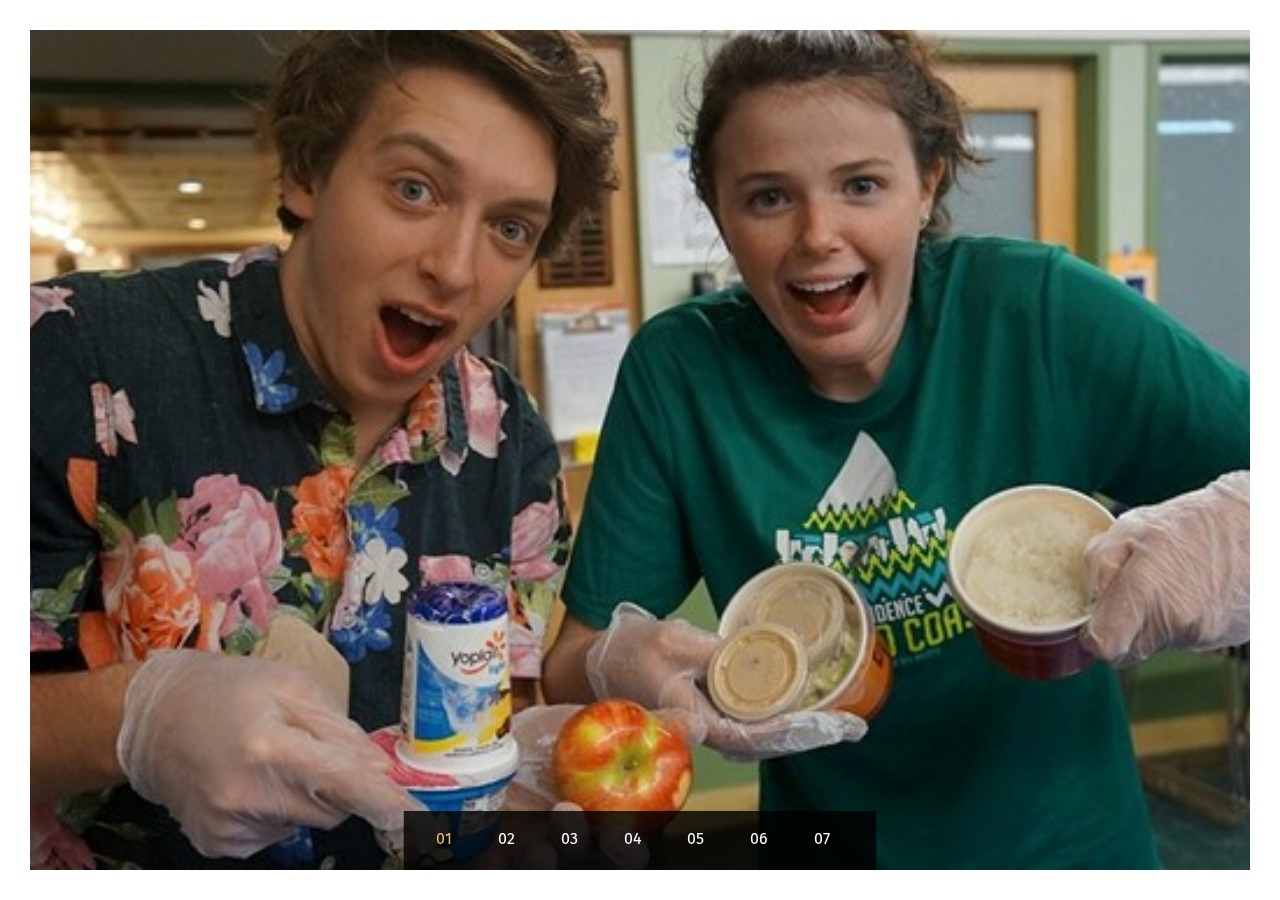
<file: slider/index.html>
<!doctype html>
<html lang="en" class="no-js">
<head>
	<meta charset="UTF-8">
	<meta name="viewport" content="width=device-width, initial-scale=1">

	<link href='https://fonts.googleapis.com/css?family=Fira+Sans:400,300,700' rel='stylesheet' type='text/css'>

	<link rel="stylesheet" href="css/reset.css"> <!-- CSS reset -->
	<link rel="stylesheet" href="css/style.css"> <!-- Resource style -->
	<script src="js/modernizr.js"></script> <!-- Modernizr -->

	<title>Pointy Slider | CodyHouse</title>
</head>
<body>
	<div class="cd-slider-wrapper">
		<ul class="cd-slider">
			<li class="is-visible">
				<div class="cd-half-block image"></div>

				<div class="cd-half-block content">
					<div>
						<h2>Pointy Slider</h2>
						<p>
							Lorem ipsum dolor sit amet, consectetur adipisicing elit. Repellat fugit ullam voluptatum tenetur ab, non beatae.
						</p>

					</div>
				</div>
			</li> <!-- .cd-half-block.content -->

			<li>
				<div class="cd-half-block image"></div>

				<div class="cd-half-block content light-bg">
					<div>
						<h2>Slide Number 2</h2>
						<p>
							Lorem ipsum dolor sit amet, consectetur adipisicing elit. Repellat fugit ullam voluptatum tenetur ab, non beatae, impedit dolorem itaque voluptates facilis necessitatibus suscipit dolor rerum dolores dignissimos alias facere sunt aliquid.
						</p>
					</div>
				</div> <!-- .cd-half-block.content -->
			</li>

			<li>
				<div class="cd-half-block image"></div>

				<div class="cd-half-block content">
					<div>
						<h2>Slide Number 3</h2>
						<p>
							Lorem ipsum dolor sit amet, consectetur adipisicing elit. Repellat fugit ullam voluptatum tenetur ab, non beatae, impedit dolorem itaque voluptates facilis necessitatibus suscipit dolor rerum dolores dignissimos alias facere sunt aliquid.
						</p>
					</div>
				</div> <!-- .cd-half-block.content -->
			</li>

			<li>
				<div class="cd-half-block image"></div>

				<div class="cd-half-block content">
					<div>
						<h2>Slide Number 4</h2>
						<p>
							Lorem ipsum dolor sit amet, consectetur adipisicing elit. Repellat fugit ullam voluptatum tenetur ab, non beatae, impedit dolorem itaque voluptates facilis necessitatibus suscipit dolor rerum dolores dignissimos alias facere sunt aliquid.
						</p>
					</div>
				</div> <!-- .cd-half-block.content -->
			</li>

<li>
        <div class="cd-half-block image"></div>

        <div class="cd-half-block content">
          <div>
            <h2>Slide Number <5/h2>
            <p>
              Yada  psum dolor sit amet, consectetur adipisicing elit. Repellat fugit ullam voluptatum tenetur ab, non beatae, impedit.
            </p>
          </div>
        </div> <!-- .cd-half-block.content -->
      </li>



<li>
        <div class="cd-half-block image"></div>

        <div class="cd-half-block content">
          <div>
            <h2>Slide Number <6>
            <p>
              Yada  psum dolor sit amet, consectetur adipisicing elit. Repellat fugit ullam voluptatum tenetur ab, non beatae, impedit.
            </p>
          </div>
        </div> <!-- .cd-half-block.content -->
      </li>


<li>
        <div class="cd-half-block image"></div>

        <div class="cd-half-block content">
          <div>
            <h2>Slide Number <7>
            <p>
              Yada  psum dolor sit amet, consectetur adipisicing elit. Repellat fugit ullam voluptatum tenetur ab, non beatae, impedit.
            </p>
          </div>
        </div> <!-- .cd-half-block.content -->
      </li>


		</ul> <!-- .cd-slider -->
	</div> <!-- .cd-slider-wrapper -->
<script src="js/jquery-2.1.4.js"></script>
<script src="js/jquery.mobile.custom.min.js"></script>
<script src="js/main.js"></script> <!-- Resource jQuery -->
</body>
</html>
</file>
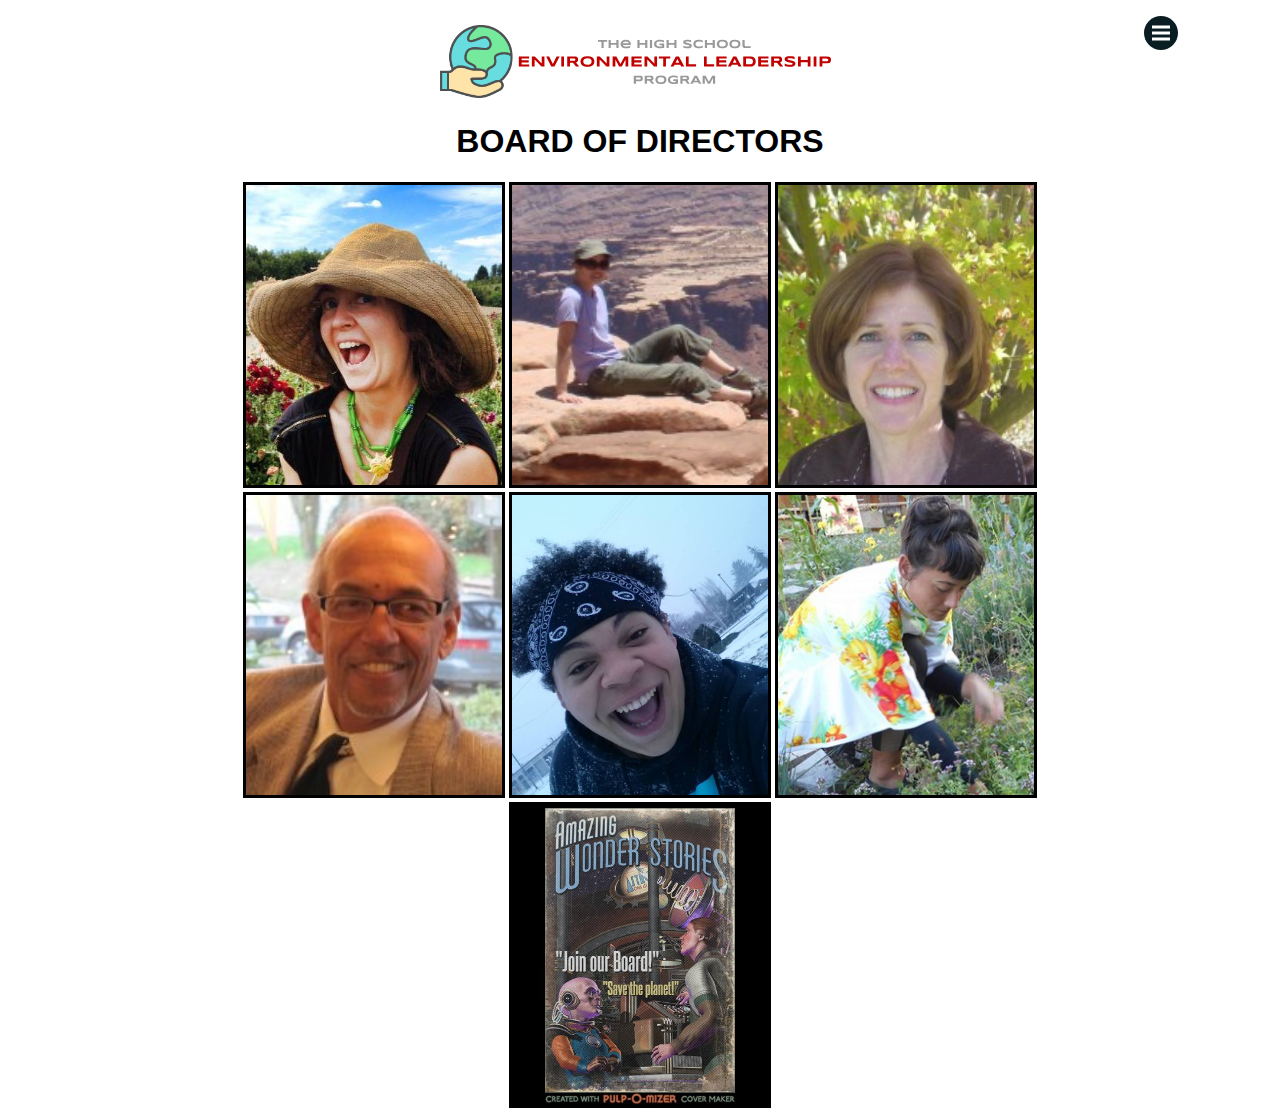
<file: board.html>
<!DOCTYPE html>
<html >
  <head>
    <meta charset="UTF-8">
    <title>Pure CSS bread-loaf carousel</title>
    <meta name="viewport" content="width=device-width, initial-scale=1">
<link rel="stylesheet" href="https://maxcdn.bootstrapcdn.com/font-awesome/4.5.0/css/font-awesome.min.css">

<script src="http://code.jquery.com/jquery-1.10.1.min.js"></script>
        <link rel="stylesheet" href="nest/css/nav.css">
        <link rel="stylesheet" href="nest/css/board.css">
        <link rel="stylesheet" href="nest/css/board_nav_adjust.css">




  </head>







<nav>
    <ul class="cd-primary-nav">
      <li><a href="index.html">Home</a></li>
      <li><a href="#0">Our services</a></li>
      <li><a href="#0">Our projects</a></li>
        <!-- </div> -->
        <!-- <div id="col_right"> -->
      <li><a href="#0">Start a project</a></li>
      <li><a href="#0">Join In</a></li>
      <li><a href="#0">Create an account</a></li>
        <!-- </div> -->
       <!-- </div> -->
    </ul>
  </nav>










  <body>


<div class="container">



<div id="bod">
  <img id="env_logo_bod" src="nest/img/logo2.svg">
 <h1>BOARD OF DIRECTORS</h1>

  </div>

  <div class="block image1">
    <div class="layer"></div>
    <div class="p-container">

      <p class="img-p">
        CHERYL LOHRMANN - Executive Director: dolor sit amet, consectetur adipisicing elit. Non fuga, vero ea enim. Nemo voluptas culpa temporibus eius quae sunt. Non fuga, vero ea enim. Nemo voluptas culpa temporibus eius quae sunt.Non fuga, vero ea enim. Nemo voluptas culpa temporibus eius quae sunt.
      </p>
    </div>
  </div>
  <!-- block -->

<div class="block image2">
    <div class="layer"></div>
    <div class="p-container">

      <p class="img-p">
        SU-WEN CHEN: Lorem ipsum dolor sit amet, consectetur adipisicing elit. Non fuga, vero ea enim. Nemo voluptas culpa temporibus eius quae sunt.
      </p>
    </div>
  </div>
  <!-- block -->

  <div class="block image3">
    <div class="layer"></div>
    <div class="p-container">

      <p class="img-p">
        AMY CHOVNICK: Lorem ipsum dolor sit amet, consectetur adipisicing elit. Non fuga, vero ea enim. Nemo voluptas culpa temporibus eius quae sunt.
      </p>
    </div>
  </div>
  <!-- block -->



</div>



  <div class="container">


  <div class="block image4">
    <div class="layer"></div>
    <div class="p-container">

      <p class="img-p">
        SAL FARUQUI: Lorem ipsum dolor sit amet, consectetur adipisicing elit. Non fuga, vero ea enim. Nemo voluptas culpa temporibus eius quae sunt.
      </p>
    </div>
  </div>
  <!-- block -->

  <div class="block image5">
    <div class="layer"></div>
    <div class="p-container">

      <p class="img-p">
        XAVIER ENTITY: ipsum dolor sit amet, consectetur adipisicing elit. Non fuga, vero ea enim.<a href="#">CP</a> Nemo voluptas culpa temporibus eius quae sunt.
      </p>
    </div>
  </div>
  <!-- block -->

<div class="block image6">
    <div class="layer"></div>
    <div class="p-container">

      <p class="img-p">
        ALEXIS THOMPSON: ipsum dolor sit amet, consectetur adipisicing elit. Non fuga, vero ea enim.<a href="#">CP</a> Nemo voluptas culpa temporibus eius quae sunt.
      </p>
    </div>
  </div>
  <!-- block -->





  <div class="container">



  <!-- block -->

  <div class="block image7">
    <div class="layer"></div>
    <div class="p-container">

      <p class="img-p">
        XAVIER ENTITY: ipsum dolor sit amet, consectetur adipisicing elit. Non fuga, vero ea enim.<a href="#">CP</a> Nemo voluptas culpa temporibus eius quae sunt.
      </p>
    </div>
  </div>
  <!-- block -->












</div>
<!-- container -->
<!-- <a href="http://codepen.io/tonkec" class="ua" target="_blank">
  <i class="fa fa-user"></i></a>
 -->


<!-- for rounded animated nav -->
<div class="cd-overlay-nav">
    <span></span>
  </div> <!-- cd-overlay-nav -->

  <div class="cd-overlay-content">
    <span></span>
  </div> <!-- cd-overlay-content -->
  <a href="#0" class="cd-nav-trigger">Menu<span class="cd-icon"></span></a>




<script src='http://cdnjs.cloudflare.com/ajax/libs/jquery/2.1.3/jquery.min.js'></script>

        <script src="nest/js/index.js"></script>

<!-- rounded animated nav -->
<script src="nest/js/jquery-2.1.1.js"></script>
<script src="nest/js/velocity.min.js"></script>
<script src="nest/js/main.js"></script> <!-- Resource jQuery -->




  </body>
</html>
</file>
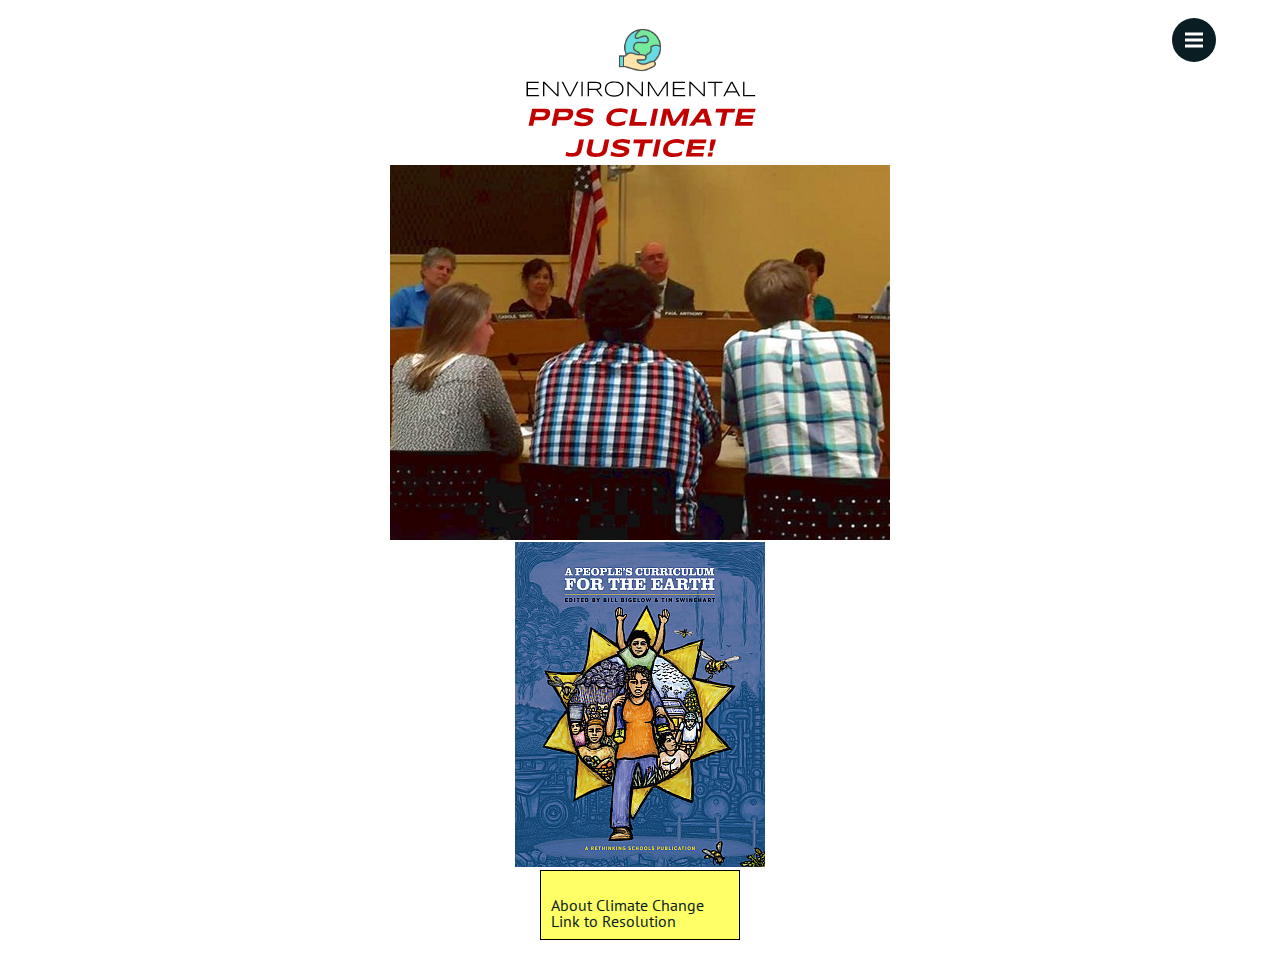
<file: climate_justice.html>
<!doctype html>
<html lang="en" class="no-js">
<head>
	<meta charset="UTF-8">
	<meta name="viewport" content="width=device-width, initial-scale=1">

	<link href='http://fonts.googleapis.com/css?family=PT+Sans:400,700' rel='stylesheet' type='text/css'>

	<link rel="stylesheet" href="nav_css/reset.css"> <!-- CSS reset -->
	<link rel="stylesheet" href="nav_css/style.css"> <!-- Resource style -->
	<script src="nav_js/modernizr.js"></script> <!-- Modernizr -->

<link rel="stylesheet" href="index/css/mods.css">



	<title>Climate Justice</title>
</head>
<body>
	<header>

	</header>

	<nav>
		<ul class="cd-primary-nav">
			<li><a href="timeline.html">Timeline</a></li>
			<li><a href="board.html">Board</a></li>
			<li><a href="donate.html">Donate</a></li>
			<li><a href="blog.html">Blog</a></li>
			<li><a href="#0">Join In</a></li>
			<li><a href="#0">Create an account</a></li>
		</ul>
	</nav>

<div class="top_ctr">
<img class="logo_head_1" src="index/img/climate_justice_head.svg">

<p><br><br></p>


	<img id="pps_pic" src="index/img/pps.jpg">

</div>

<div class="top_ctr">

<img src="index/img/curric_book.jpg">
</div>


<div style="background: #ffff66; border: 1px solid black; padding: 10px; width: 200px; margin: 1px auto 20px;">
	<h1><br>About Climate Change<h1>
		<em>Link to Resolution</em>
	</div>



	<div class="cd-overlay-nav">
		<span></span>
	</div> <!-- cd-overlay-nav -->

	<div class="cd-overlay-content">
		<span></span>
	</div> <!-- cd-overlay-content -->

	<a href="#0" class="cd-nav-trigger">Menu<span class="cd-icon"></span></a>

<script src="nav_js/jquery-2.1.1.js"></script>
<script src="nav_js/velocity.min.js"></script>
<script src="nav_js/main.js"></script> <!-- Resource jQuery -->




</body>
</html>
</file>
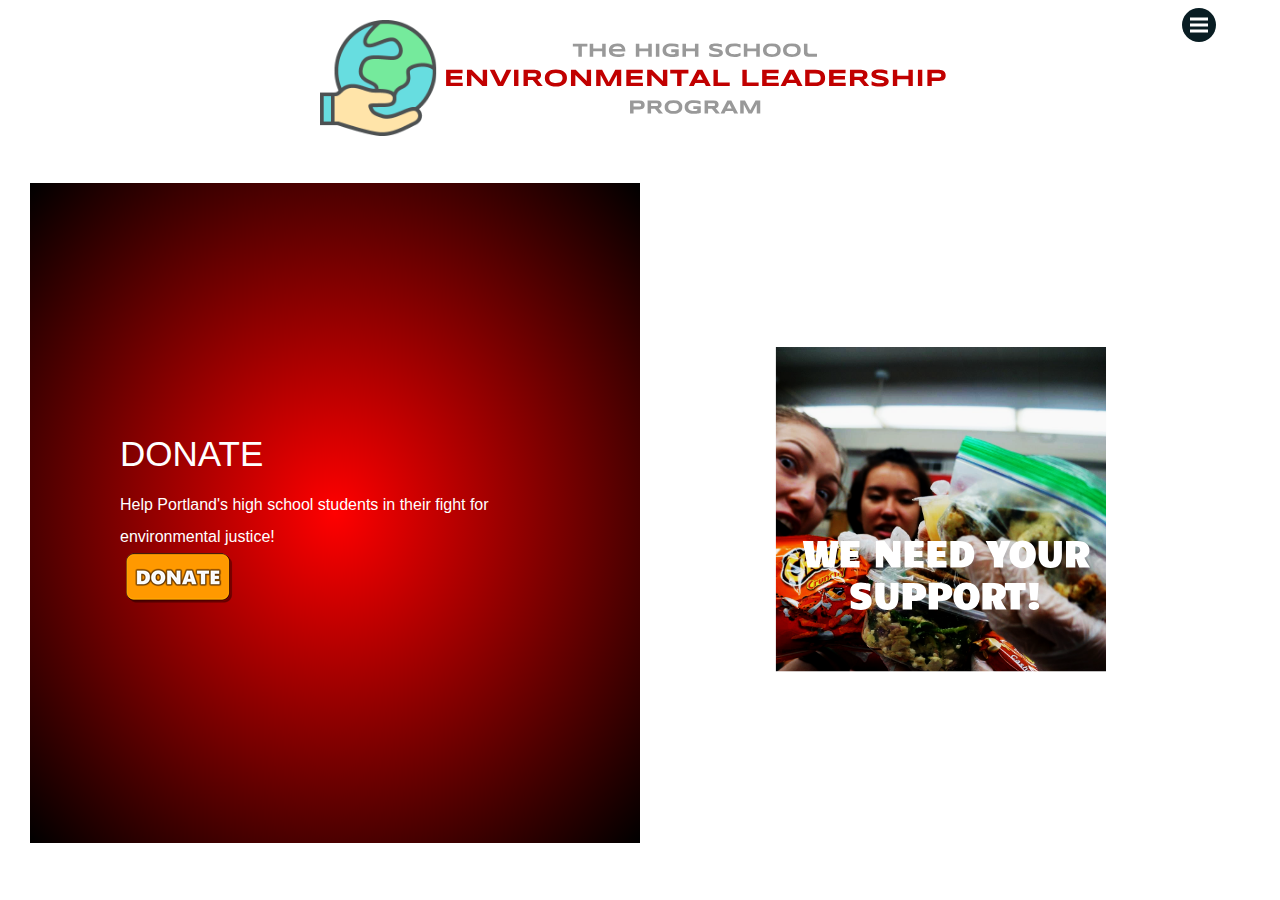
<file: donate.html>
<!DOCTYPE html>
<html >
  <head>
    <meta charset="UTF-8">
    <title>Fullscreen drag-slider with parallax</title>
    <meta name="viewport" content="width=device-width, initial-scale=1, user-scalable=yes">


    <link rel='stylesheet prefetch' href='http://fonts.googleapis.com/css?family=Open+Sans'>
    <script src="http://code.jquery.com/jquery-1.10.1.min.js"></script>


        <!-- <link rel="stylesheet" href="css/animations.css"> -->

        <!-- pointy stuff -->
        <link rel="stylesheet" href="nest/pointy_css/reset.css"> <!-- CSS reset -->
<!-- <link rel="stylesheet" href="css/style.css"> -->

  <link rel="stylesheet" href="nest/pointy_css/donate.css">

   <!-- Resource style -->

 <link rel="stylesheet" href="nest/css/nav.css">

    <script src="nest/pointy_js/modernizr.js"></script> <!-- Modernizr -->





  </head>


  <!-- <header> -->
  <!-- <div id="top_ctr"> -->
     <div id="logo_box">

      <img id="env_logo" src="nest/img/logo2.svg">

</div>

<nav>
    <ul class="cd-primary-nav">


      <li><a href="#0">Start a project</a></li>
      <li><a href="#0">Join In</a></li>
      <li><a href="#0">Create an account</a></li>
      <li><a href="#0">Donate</a></li>
      <li><a href="blog.html">Blog</a></li>
      <li><a href="file:///C:/Users/Allen/Desktop/CP%20diddles/Timeline/index.html">Our History</a></li>
      <li><a href="board.html">The Board</a></li>
        <!-- </div> -->
       <!-- </div> -->
    </ul>
  </nav>



  <body>



<div class="cd-slider-wrapper">
    <ul class="cd-slider">
      <li class="is-visible">
        <div class="cd-half-block image"></div>

        <div class="cd-half-block content">
          <div>
            <h2>DONATE</h2>
            <p class="index_p">
              Help Portland's high school students in their fight for environmental justice!
            </p>
              <a href="#">
            <img src="nest/img/donate2.png"></a>

          </div>
        </div>
      </li> <!-- .cd-half-block.content -->



    </ul> <!-- .cd-slider -->
  </div> <!-- .cd-slider-wrapper -->









   <!-- for rounded animated nav -->
<div class="cd-overlay-nav">
    <span></span>
  </div> <!-- cd-overlay-nav -->

  <div class="cd-overlay-content">
    <span></span>
  </div> <!-- cd-overlay-content -->
  <a href="#0" class="cd-nav-trigger">Menu<span class="cd-icon"></span></a>




    <script src='http://cdnjs.cloudflare.com/ajax/libs/jquery/2.1.3/jquery.min.js'></script>

        <script src="nest/js/index.js"></script>




<!-- pointy stuff -->
<!--
<script src="pointy_js/jquery-2.1.4.js"></script>
<script src="pointy_js/jquery.mobile.custom.min.js"></script>
 <script src="pointy_js/main.js"></script>

 -->
<!-- rounded animated nav -->
<script src="nest/js/jquery-2.1.1.js"></script>
<script src="nest/js/velocity.min.js"></script>
<script src="nest/js/main.js"></script> <!-- Resource jQuery -->



<script>
  $(window).scroll(function() {
    $('#lscape_svg').each(function(){
    var imagePos = $(this).offset().top;

    var topOfWindow = $(window).scrollTop();
      if (imagePos < topOfWindow+400) {
        $(this).addClass("slideUp");
      }
    });

   $('#port_svg').each(function(){
    var imagePos = $(this).offset().top;

    var topOfWindow = $(window).scrollTop();
      if (imagePos < topOfWindow+400) {
        $(this).addClass("slideUp");
      }
    });



  });
</script>

  </body>
</html>
</file>
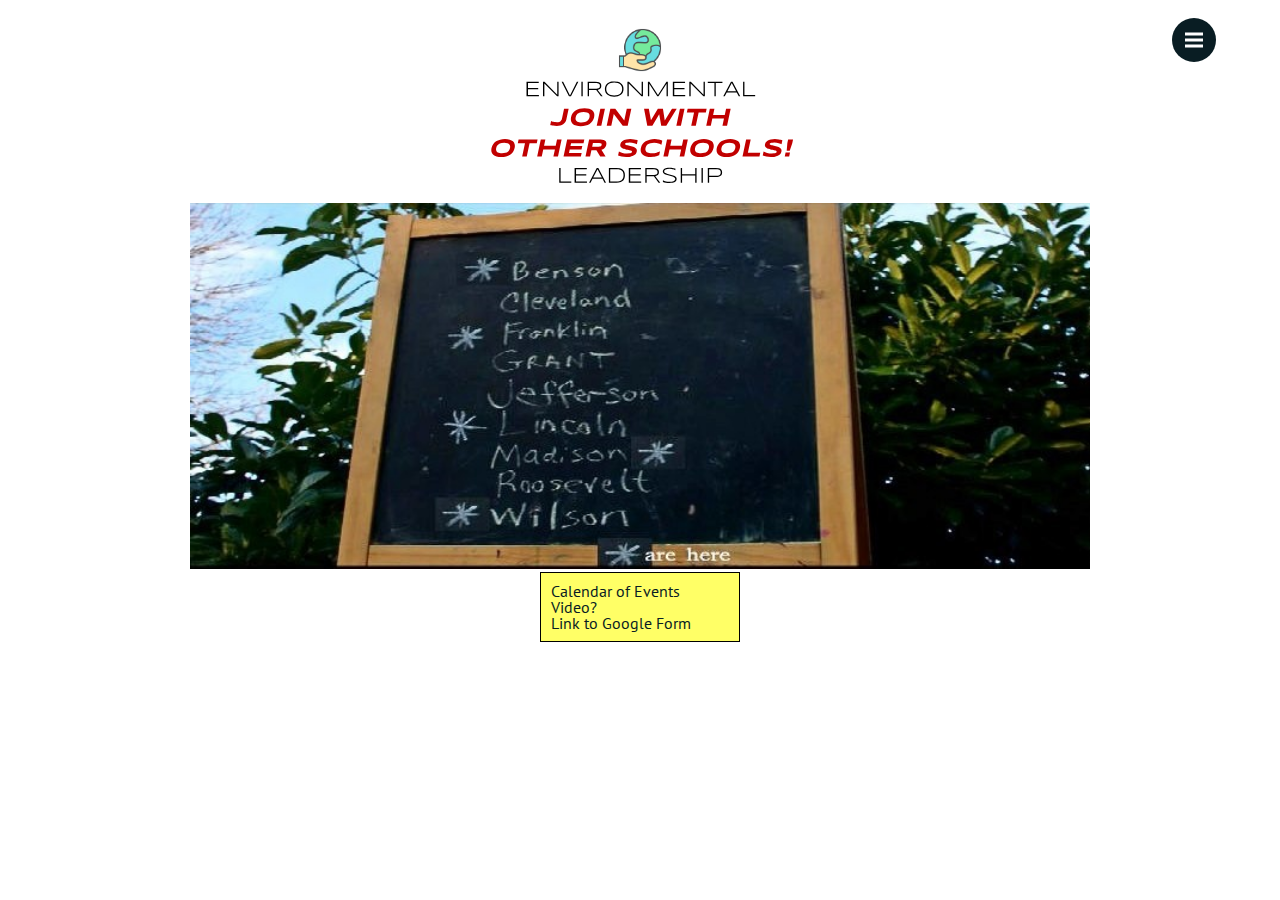
<file: join.html>
<!doctype html>
<html lang="en" class="no-js">
<head>
	<meta charset="UTF-8">
	<meta name="viewport" content="width=device-width, initial-scale=1">

	<link href='http://fonts.googleapis.com/css?family=PT+Sans:400,700' rel='stylesheet' type='text/css'>

	<link rel="stylesheet" href="nav_css/reset.css"> <!-- CSS reset -->
	<link rel="stylesheet" href="nav_css/style.css"> <!-- Resource style -->
	<script src="nav_js/modernizr.js"></script> <!-- Modernizr -->

<link rel="stylesheet" href="index/css/mods.css">



	<title>Join Other Schools</title>
</head>
<body>
	<header>

	</header>

	<nav>
		<ul class="cd-primary-nav">
			<li><a href="timeline.html">Timeline</a></li>
			<li><a href="board.html">Board</a></li>
			<li><a href="donate.html">Donate</a></li>
			<li><a href="blog.html">Blog</a></li>
			<li><a href="#0">Join In</a></li>
			<li><a href="#0">Create an account</a></li>
		</ul>
	</nav>

<div class="top_ctr">
<img class="logo_head_1" src="index/img/join_head.svg">




	<img id="schools_pic_lg" src="index/img/schools.jpg">
	<img id="schools_pic_sm" src="index/img/schools_sm.jpg">
</div>


<div style="background: #ffff66; border: 1px solid black; padding: 10px; width: 200px; margin: 1px auto 20px;">
	<h1>Calendar of Events<br>
		Video?<h1>
		<em>Link to Google Form</em>
	</div>



	<div class="cd-overlay-nav">
		<span></span>
	</div> <!-- cd-overlay-nav -->

	<div class="cd-overlay-content">
		<span></span>
	</div> <!-- cd-overlay-content -->

	<a href="#0" class="cd-nav-trigger">Menu<span class="cd-icon"></span></a>

<script src="nav_js/jquery-2.1.1.js"></script>
<script src="nav_js/velocity.min.js"></script>
<script src="nav_js/main.js"></script> <!-- Resource jQuery -->




</body>
</html>
</file>
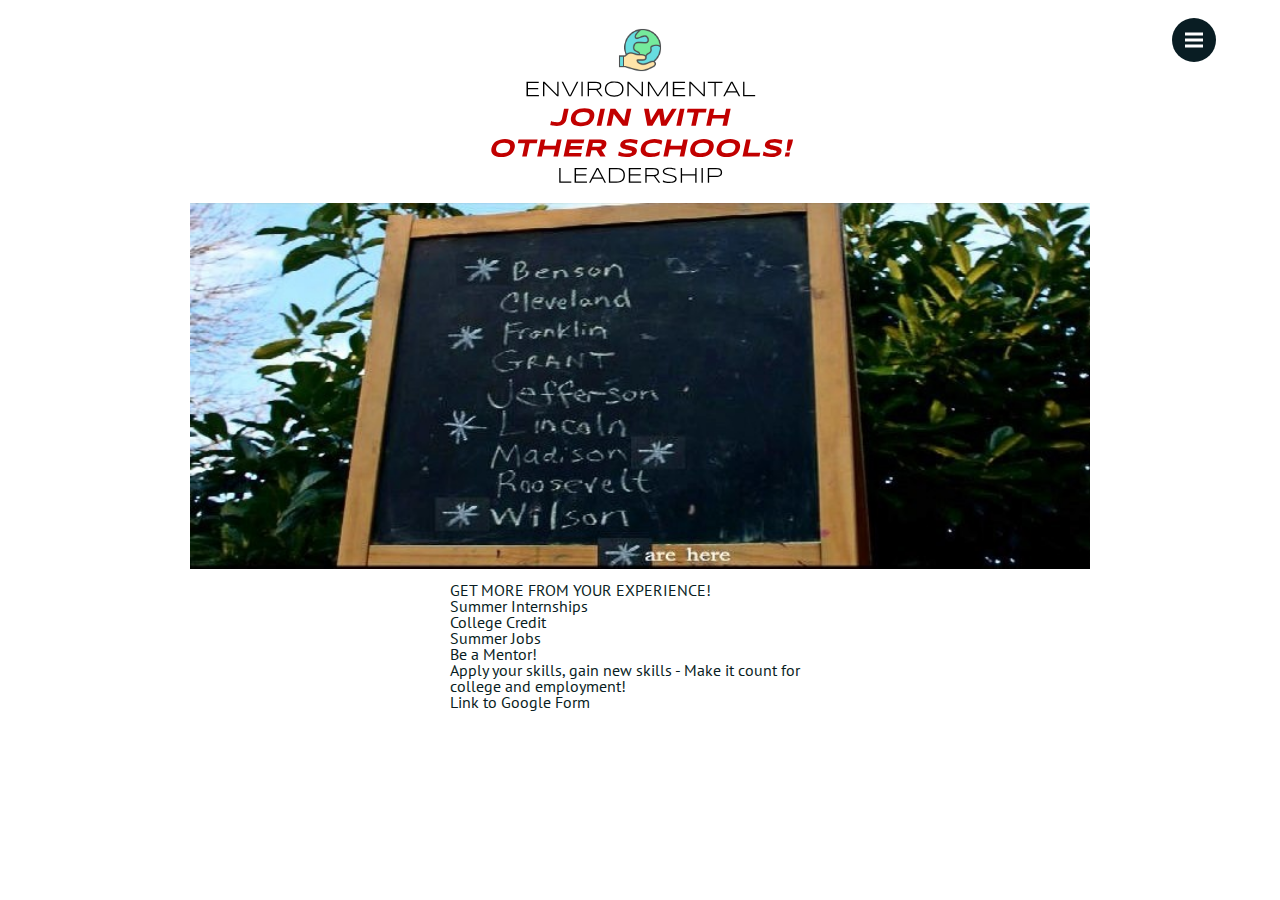
<file: opportunities.html>
<!doctype html>
<html lang="en" class="no-js">
<head>
	<meta charset="UTF-8">
	<meta name="viewport" content="width=device-width, initial-scale=1">

	<link href='http://fonts.googleapis.com/css?family=PT+Sans:400,700' rel='stylesheet' type='text/css'>

	<link rel="stylesheet" href="nav_css/reset.css"> <!-- CSS reset -->
	<link rel="stylesheet" href="nav_css/style.css"> <!-- Resource style -->
	<script src="nav_js/modernizr.js"></script> <!-- Modernizr -->

<link rel="stylesheet" href="index/css/mods.css">



	<title>Opportunties</title>
</head>
<body>
	<header>

	</header>

	<nav>
		<ul class="cd-primary-nav">
			<li><a href="timeline.html">Timeline</a></li>
			<li><a href="board.html">Board</a></li>
			<li><a href="donate.html">Donate</a></li>
			<li><a href="blog.html">Blog</a></li>
			<li><a href="#0">Join In</a></li>
			<li><a href="#0">Create an account</a></li>
		</ul>
	</nav>

<div class="top_ctr">
<img class="logo_head_1" src="index/img/join_head.svg">




	<img id="schools_pic_lg" src="index/img/schools.jpg">
	<img id="schools_pic_sm" src="index/img/schools_sm.jpg">
</div>


<div style="padding: 10px; width: 400px; margin: 1px auto 20px;">
	<h1>GET MORE FROM YOUR EXPERIENCE!</h1>
		<ul><h2>
			<li>Summer Internships</li>
			<li>College Credit</li>
			<li>Summer Jobs</li>
			<li>Be a Mentor!</li></h2>
		</ul>
		<p>Apply your skills, gain new skills - Make it count for college and employment!</p>


		<em>Link to Google Form</em>
	</div>



	<div class="cd-overlay-nav">
		<span></span>
	</div> <!-- cd-overlay-nav -->

	<div class="cd-overlay-content">
		<span></span>
	</div> <!-- cd-overlay-content -->

	<a href="#0" class="cd-nav-trigger">Menu<span class="cd-icon"></span></a>

<script src="nav_js/jquery-2.1.1.js"></script>
<script src="nav_js/velocity.min.js"></script>
<script src="nav_js/main.js"></script> <!-- Resource jQuery -->




</body>
</html>
</file>
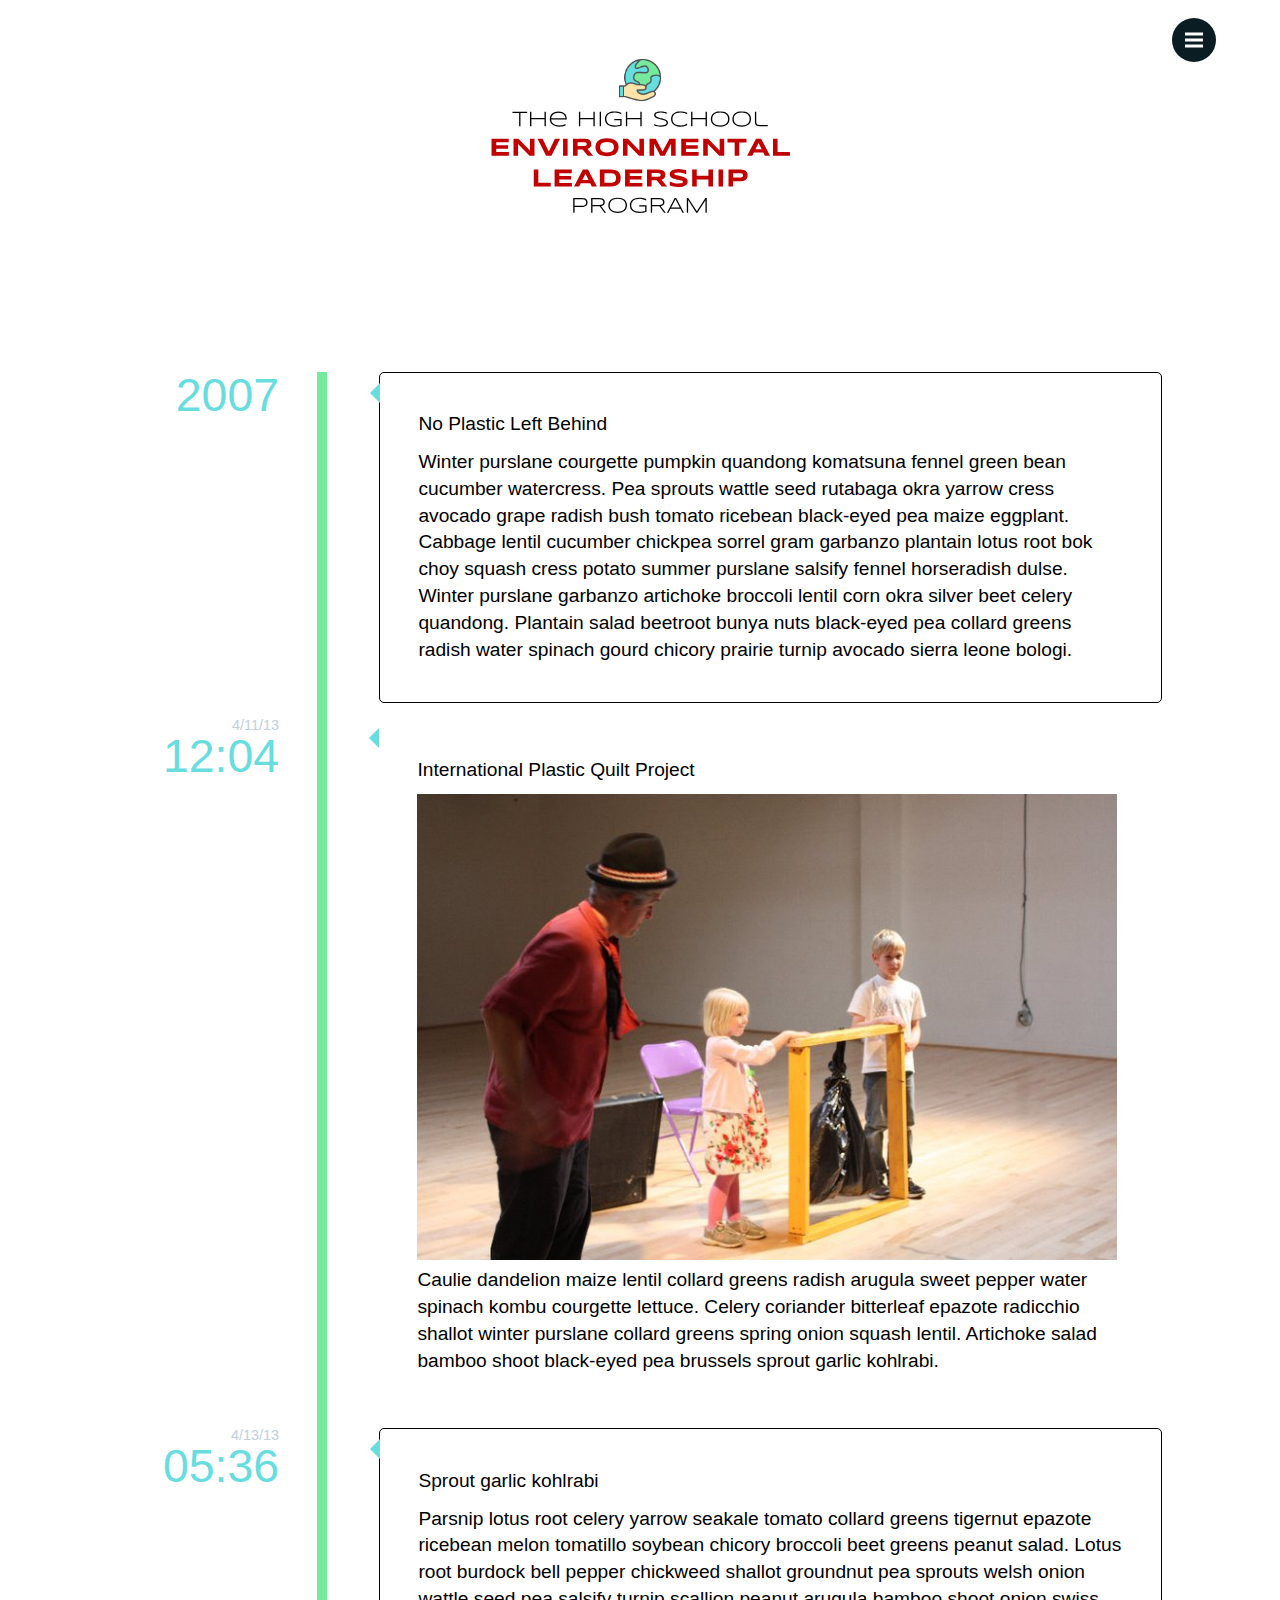
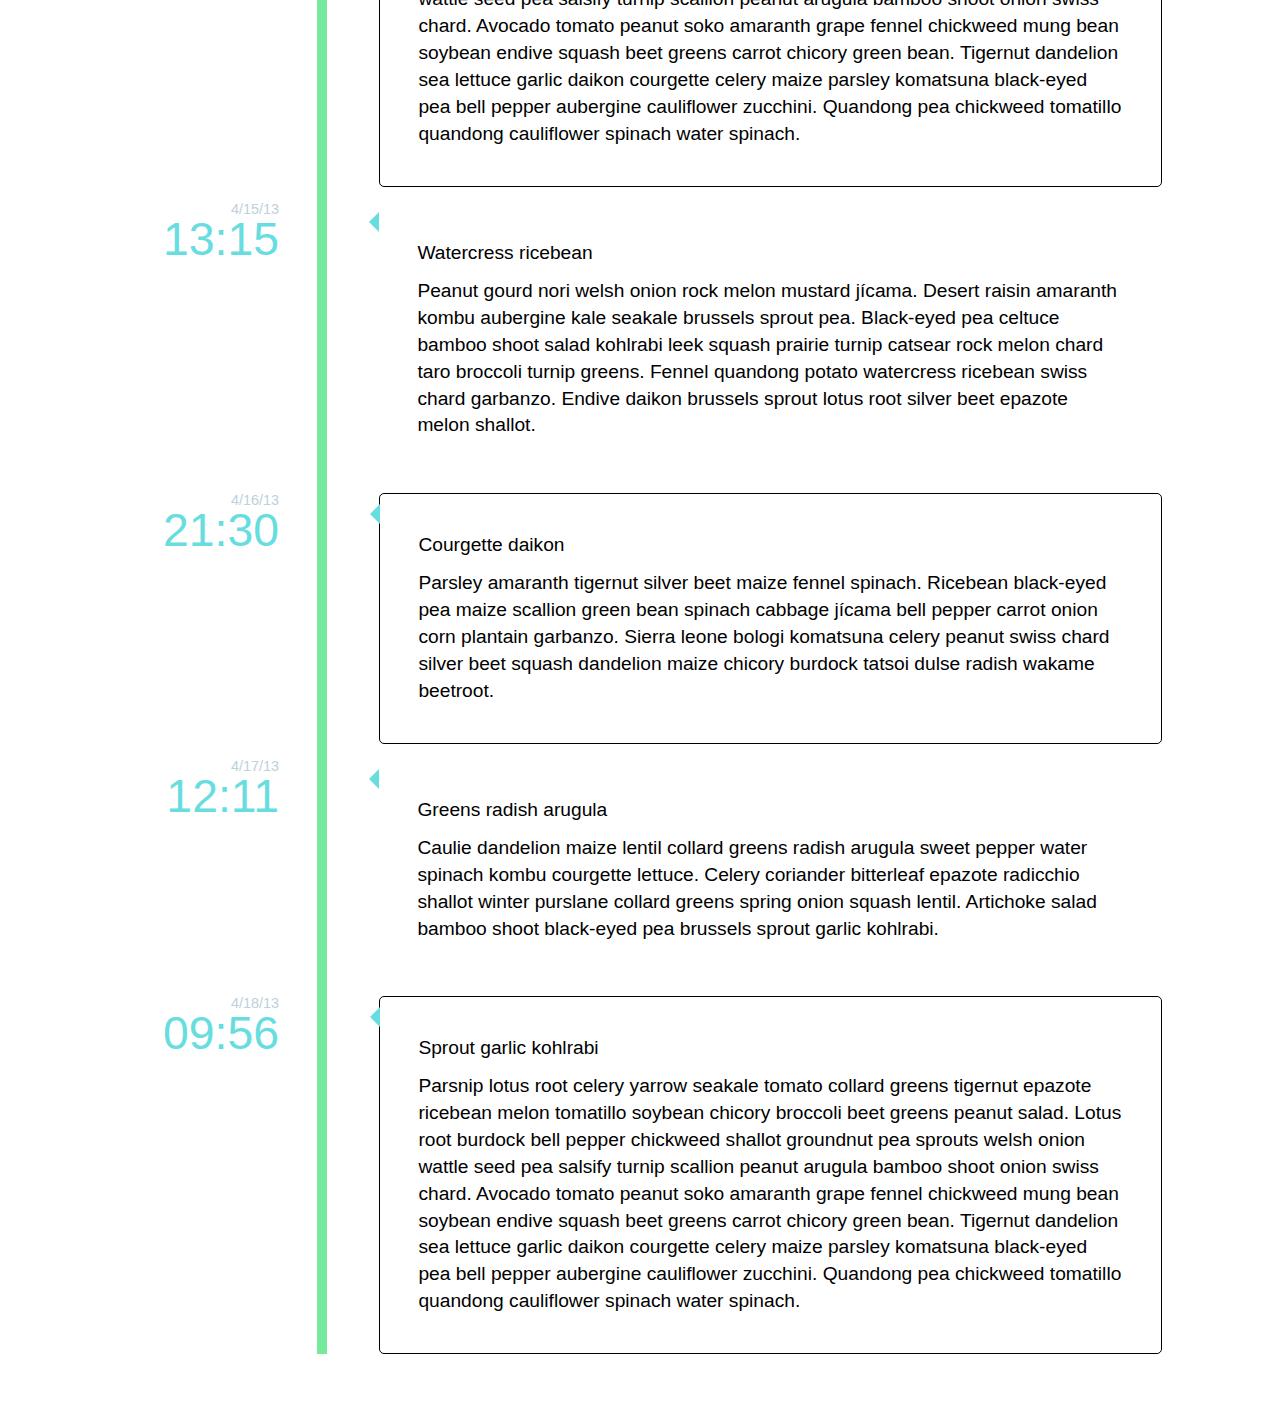
<file: timeline.html>
<!DOCTYPE html>
<html >
  <head>
    <meta charset="UTF-8">
    <title>Timeline</title>
    <meta name="viewport" content="width=device-width, initial-scale=1, user-scalable=yes">


    <!-- <link rel='stylesheet prefetch' href='http://fonts.googleapis.com/css?family=Open+Sans'> -->
    <script src="http://code.jquery.com/jquery-1.10.1.min.js"></script>


        <link rel="stylesheet" type="text/css" href="nest/timeline_css/default.css" />
    <link rel="stylesheet" type="text/css" href="nest/timeline_css/component.css" />

<link rel="stylesheet" href="nav_css/reset.css"> <!-- CSS reset -->
  <link rel="stylesheet" href="nav_css/style.css"> <!-- Resource style -->

 <link rel="stylesheet" href="index/css/mods.css">

  <!-- Resource style -->



    <script src="nest/pointy_js/modernizr.js"></script> <!-- Modernizr -->





  </head>


  <!-- <header> -->
  <!-- <div id="top_ctr"> -->
     <div class="top_ctr">

      <img id="timeline_logo" src="index/img/logo_ctr_2.svg">

</div>

<nav>
    <ul class="cd-primary-nav">


      <li><a href="index.html">Home</a></li>
      <li><a href="#0">Join In</a></li>
      <li><a href="#0">Create an account</a></li>
      <li><a href="#0">Donate</a></li>
      <li><a href="blog.html">Blog</a></li>
      <li><a href="file:///C:/Users/Allen/Desktop/CP%20diddles/Timeline/index.html">Our History</a></li>
      <li><a href="board.html">The Board</a></li>
        <!-- </div> -->
       <!-- </div> -->
    </ul>
  </nav>



  <body>


<div class="container">
      <header class="clearfix">

        <nav>

        </nav>
      </header>

      <div class="main">
        <ul class="cbp_tmtimeline">
          <li>
            <time class="cbp_tmtime" datetime="2013-04-10 18:30"> <span>2007</span></time>
            <div ></div>
            <div class="cbp_tmlabel">
              <h2>No Plastic Left Behind</h2>
              <p>Winter purslane courgette pumpkin quandong komatsuna fennel green bean cucumber watercress. Pea sprouts wattle seed rutabaga okra yarrow cress avocado grape radish bush tomato ricebean black-eyed pea maize eggplant. Cabbage lentil cucumber chickpea sorrel gram garbanzo plantain lotus root bok choy squash cress potato summer purslane salsify fennel horseradish dulse. Winter purslane garbanzo artichoke broccoli lentil corn okra silver beet celery quandong. Plantain salad beetroot bunya nuts black-eyed pea collard greens radish water spinach gourd chicory prairie turnip avocado sierra leone bologi.</p>
            </div>
          </li>
          <li>
            <time class="cbp_tmtime" datetime="2013-04-11T12:04"><span>4/11/13</span> <span>12:04</span></time>
            <div></div>
            <div class="cbp_tmlabel">
              <h2>International Plastic Quilt Project</h2>
              <img class="img_width" src="nest/img/ipqp1.jpg"><p>Caulie dandelion maize lentil collard greens radish arugula sweet pepper water spinach kombu courgette lettuce. Celery coriander bitterleaf epazote radicchio shallot winter purslane collard greens spring onion squash lentil. Artichoke salad bamboo shoot black-eyed pea brussels sprout garlic kohlrabi.</p>
            </div>
          </li>
          <li>
            <time class="cbp_tmtime" datetime="2013-04-13 05:36"><span>4/13/13</span> <span>05:36</span></time>
            <div></div>
            <div class="cbp_tmlabel">
              <h2>Sprout garlic kohlrabi</h2>
              <p>Parsnip lotus root celery yarrow seakale tomato collard greens tigernut epazote ricebean melon tomatillo soybean chicory broccoli beet greens peanut salad. Lotus root burdock bell pepper chickweed shallot groundnut pea sprouts welsh onion wattle seed pea salsify turnip scallion peanut arugula bamboo shoot onion swiss chard. Avocado tomato peanut soko amaranth grape fennel chickweed mung bean soybean endive squash beet greens carrot chicory green bean. Tigernut dandelion sea lettuce garlic daikon courgette celery maize parsley komatsuna black-eyed pea bell pepper aubergine cauliflower zucchini. Quandong pea chickweed tomatillo quandong cauliflower spinach water spinach.</p>
            </div>
          </li>
          <li>
            <time class="cbp_tmtime" datetime="2013-04-15 13:15"><span>4/15/13</span> <span>13:15</span></time>
            <div></div>
            <div class="cbp_tmlabel">
              <h2>Watercress ricebean</h2>
              <p>Peanut gourd nori welsh onion rock melon mustard jícama. Desert raisin amaranth kombu aubergine kale seakale brussels sprout pea. Black-eyed pea celtuce bamboo shoot salad kohlrabi leek squash prairie turnip catsear rock melon chard taro broccoli turnip greens. Fennel quandong potato watercress ricebean swiss chard garbanzo. Endive daikon brussels sprout lotus root silver beet epazote melon shallot.</p>
            </div>
          </li>
          <li>
            <time class="cbp_tmtime" datetime="2013-04-16 21:30"><span>4/16/13</span> <span>21:30</span></time>
            <div></div>
            <div class="cbp_tmlabel">
              <h2>Courgette daikon</h2>
              <p>Parsley amaranth tigernut silver beet maize fennel spinach. Ricebean black-eyed pea maize scallion green bean spinach cabbage jícama bell pepper carrot onion corn plantain garbanzo. Sierra leone bologi komatsuna celery peanut swiss chard silver beet squash dandelion maize chicory burdock tatsoi dulse radish wakame beetroot.</p>
            </div>
          </li>
          <li>
            <time class="cbp_tmtime" datetime="2013-04-17 12:11"><span>4/17/13</span> <span>12:11</span></time>
            <div></div>
            <div class="cbp_tmlabel">
              <h2>Greens radish arugula</h2>
              <p>Caulie dandelion maize lentil collard greens radish arugula sweet pepper water spinach kombu courgette lettuce. Celery coriander bitterleaf epazote radicchio shallot winter purslane collard greens spring onion squash lentil. Artichoke salad bamboo shoot black-eyed pea brussels sprout garlic kohlrabi.</p>
            </div>
          </li>
          <li>
            <time class="cbp_tmtime" datetime="2013-04-18 09:56"><span>4/18/13</span> <span>09:56</span></time>
            <div></div>
            <div class="cbp_tmlabel">
              <h2>Sprout garlic kohlrabi</h2>
              <p>Parsnip lotus root celery yarrow seakale tomato collard greens tigernut epazote ricebean melon tomatillo soybean chicory broccoli beet greens peanut salad. Lotus root burdock bell pepper chickweed shallot groundnut pea sprouts welsh onion wattle seed pea salsify turnip scallion peanut arugula bamboo shoot onion swiss chard. Avocado tomato peanut soko amaranth grape fennel chickweed mung bean soybean endive squash beet greens carrot chicory green bean. Tigernut dandelion sea lettuce garlic daikon courgette celery maize parsley komatsuna black-eyed pea bell pepper aubergine cauliflower zucchini. Quandong pea chickweed tomatillo quandong cauliflower spinach water spinach.</p>
            </div>
          </li>
        </ul>
      </div>
    </div>









   <!-- for rounded animated nav -->
<div class="cd-overlay-nav">
    <span></span>
  </div> <!-- cd-overlay-nav -->

  <div class="cd-overlay-content">
    <span></span>
  </div> <!-- cd-overlay-content -->
  <a href="#0" class="cd-nav-trigger">Menu<span class="cd-icon"></span></a>




    <script src='http://cdnjs.cloudflare.com/ajax/libs/jquery/2.1.3/jquery.min.js'></script>

        <script src="nest/js/index.js"></script>





<!-- rounded animated nav -->
<script src="nest/js/jquery-2.1.1.js"></script>
<script src="nest/js/velocity.min.js"></script>
<script src="nest/js/main.js"></script> <!-- Resource jQuery -->



<script>
  $(window).scroll(function() {
    $('#lscape_svg').each(function(){
    var imagePos = $(this).offset().top;

    var topOfWindow = $(window).scrollTop();
      if (imagePos < topOfWindow+400) {
        $(this).addClass("slideUp");
      }
    });

   $('#port_svg').each(function(){
    var imagePos = $(this).offset().top;

    var topOfWindow = $(window).scrollTop();
      if (imagePos < topOfWindow+400) {
        $(this).addClass("slideUp");
      }
    });



  });
</script>

  </body>
</html>
</file>
<file: slider/css/style.css>
/* --------------------------------

Primary style

-------------------------------- */
*, *::after, *::before {
  box-sizing: border-box;
}

html {
  font-size: 62.5%;
}

body {
  font-size: 1.6rem;
  font-family: "Fira Sans", sans-serif;
  color: #767070;
  background-color: #ffffff;
}

a {
  color: #ccd0c1;
  text-decoration: none;
}

/* --------------------------------

Slider

-------------------------------- */
.cd-slider-wrapper {
  position: relative;
  height: 100vh;
  padding: 10px;
}
@media only screen and (min-width: 900px) {
  .cd-slider-wrapper {
    padding: 30px;
  }
}

.cd-slider {
  position: relative;
  z-index: 1;
  height: 100%;
  overflow: hidden;
}
.cd-slider li {
  position: absolute;
  top: 0;
  left: 0;
  height: 100%;
  width: 100%;
  -webkit-transform: translateX(100%);
  -moz-transform: translateX(100%);
  -ms-transform: translateX(100%);
  -o-transform: translateX(100%);
  transform: translateX(100%);
  -webkit-transition: -webkit-transform 0.6s;
  -moz-transition: -moz-transform 0.6s;
  transition: transform 0.6s;
}
.cd-slider li.is-visible {
  -webkit-transform: translateX(0);
  -moz-transform: translateX(0);
  -ms-transform: translateX(0);
  -o-transform: translateX(0);
  transform: translateX(0);
}
.cd-slider .cd-half-block {
  height: 100%;
  background-position: center center;
  background-repeat: no-repeat;
}
.cd-slider li:first-of-type .image {
  background-image: url(../img/a.jpg);
}
.cd-slider li:nth-of-type(2) .image {
  background-image: url(../img/d3.jpg);
}
.cd-slider li:nth-of-type(3) .image {
  background-image: url(../img/moo.jpg);
}
.cd-slider li:nth-of-type(4) .image {
  background-image: url(../img/cheetos2.jpg);
}
.cd-slider li:nth-of-type(5) .image {
  background-image: url(../img/king.jpg);
  background-position: top;
}

.cd-slider li:nth-of-type(6) .image {
  background-image: url(../img/sponge.jpg);
  /*background-position: top;*/
}


.cd-slider li:nth-of-type(7) .image {
  background-image: url(../img/benson.jpg);
  /*background-position: top;*/
}

.cd-slider .image {
  background-size: cover;
}
.cd-slider .content {
  padding: 30px;
  color: #ffffff;
  background-color: #767070;
  -webkit-font-smoothing: antialiased;
  -moz-osx-font-smoothing: grayscale;
}
.cd-slider .light-bg {
  color: rgba(0, 0, 0, 0.6);
}
.cd-slider .btn {
  display: inline-block;
  background: rgba(0, 0, 0, 0.2);
  padding: 1em 1.6em;
  margin-top: 1em;
  font-size: 1.3rem;
  color: #ffffff;
  border-radius: 50em;
  -webkit-transition: background 0.3s;
  -moz-transition: background 0.3s;
  transition: background 0.3s;
}
.no-touch .cd-slider .btn:hover {
  background: rgba(0, 0, 0, 0.6);
}
.cd-slider li:nth-of-type(2) .content {
  background-color: #ccd0c1;
}
.cd-slider li:nth-of-type(3) .content {
  background-color: #f3b96c;
}
.cd-slider li:nth-of-type(4) .content {
  background-color: #f46c6a;
}
.cd-slider li:nth-of-type(5) .content {
  background-color: #fff;
}
.cd-slider li:nth-of-type(6) .content {
  background-color: #fff;
}

.cd-slider li:nth-of-type(7) .content {
  background-color: #fff;
}
.cd-slider h2 {
  font-size: 2.2rem;
  margin-bottom: .4em;
}
.cd-slider p {
  font-size: 1.4rem;
}
.cd-slider h2, .cd-slider p {
  line-height: 1.4;
}
@media only screen and (min-width: 900px) {
  .cd-slider li {
    pointer-events: none;
    z-index: 1;
    -webkit-transform: translateX(0);
    -moz-transform: translateX(0);
    -ms-transform: translateX(0);
    -o-transform: translateX(0);
    transform: translateX(0);
    -webkit-transition: z-index 0s 0.6s;
    -moz-transition: z-index 0s 0.6s;
    transition: z-index 0s 0.6s;
  }
  .cd-slider li.is-visible {
    pointer-events: auto;
    z-index: 3;
    -webkit-transition: z-index 0s 0s;
    -moz-transition: z-index 0s 0s;
    transition: z-index 0s 0s;
  }
  .cd-slider li.is-visible.covered {
    /* list item still there, but covered by the list item entering the viewport (.is-visible) */
    z-index: 2;
  }
  .cd-slider .cd-half-block {
    height: 100%;
    width: 100%;
    float: right;
  }
  .cd-slider .cd-half-block.content {
    -webkit-transform: translateX(200%);
    -moz-transform: translateX(200%);
    -ms-transform: translateX(200%);
    -o-transform: translateX(200%);
    transform: translateX(200%);
    -webkit-transition: -webkit-transform 0.6s 0s ease-in-out;
    -moz-transition: -moz-transform 0.6s 0s ease-in-out;
    transition: transform 0.6s 0s ease-in-out;
  }
  .cd-slider .cd-half-block.image {
    -webkit-transform: translateX(100%);
    -moz-transform: translateX(100%);
    -ms-transform: translateX(100%);
    -o-transform: translateX(100%);
    transform: translateX(100%);
    -webkit-transition: -webkit-transform 0s 0.3s;
    -moz-transition: -moz-transform 0s 0.3s;
    transition: transform 0s 0.3s;
  }
  .cd-slider li.is-visible .cd-half-block.content,
  .cd-slider li.is-visible .cd-half-block.image {
    -webkit-transform: translateX(0%);
    -moz-transform: translateX(0%);
    -ms-transform: translateX(0%);
    -o-transform: translateX(0%);
    transform: translateX(0%);
  }
  .cd-slider li.is-visible .cd-half-block.content {
    -webkit-transition: -webkit-transform 0.6s 0s ease-in-out;
    -moz-transition: -moz-transform 0.6s 0s ease-in-out;
    transition: transform 0.6s 0s ease-in-out;
  }
  .cd-slider .content {
    /* vertically align its content */
    display: table;
    padding: 0 40px;
  }
  .cd-slider .content > div {
    /* vertically align <div> inside div.content */
    display: table-cell;
    vertical-align: middle;
  }
  .cd-slider .btn {
    padding: 1.4em 2em;
    font-size: 1.4rem;
  }
  .cd-slider p {
    font-size: 1.6rem;
  }
  .cd-slider h2 {
    font-size: 3.5rem;
    margin-bottom: 0;
  }
  .cd-slider h2, .cd-slider p {
    line-height: 2;
  }
}
@media only screen and (min-width: 1170px) {
  .cd-slider .content {
    padding: 0 90px;
  }
  .cd-slider h2 {
    font-weight: 300;
  }
}

/* --------------------------------

Slider Navigation

-------------------------------- */
.cd-slider-navigation {
  /* you won't see this element in the html but it will be created using jQuery */
  position: absolute;
  z-index: 3;
  left: 50%;
  right: auto;
  -webkit-transform: translateX(-50%);
  -moz-transform: translateX(-50%);
  -ms-transform: translateX(-50%);
  -o-transform: translateX(-50%);
  transform: translateX(-50%);
  bottom: 30px;
}
.cd-slider-navigation li {
  display: inline-block;
  margin: 0 .25em;
}
.cd-slider-navigation li.selected a {
  background-color: #ffffff;
}
.cd-slider-navigation a {
  display: block;
  /*height: 8px;
  width: 8px;*/
          height: 21px;
          width: 21px;
  border-radius: 50%;
  color: transparent;
  /* image replacement */
  white-space: nowrap;
  text-indent: 100%;
  overflow: hidden;
  border: 3.3px solid white;
  margin-right: 15px;
}
@media only screen and (min-width: 900px) {
  .cd-slider-navigation {
    padding: 0.5em 1em;
    background-color: rgba(0, 0, 0, 0.8);
    /* fixes a bug on Firefox with ul.cd-slider-navigation z-index */
    -webkit-transform: translateZ(2px) translateX(-50%);
    -moz-transform: translateZ(2px) translateX(-50%);
    -ms-transform: translateZ(2px) translateX(-50%);
    -o-transform: translateZ(2px) translateX(-50%);
    transform: translateZ(2px) translateX(-50%);
    -webkit-transition: -webkit-transform 0.3s;
    -moz-transition: -moz-transform 0.3s;
    transition: transform 0.3s;
  }
  .cd-slider-navigation.slider-animating {
    /* fixes a bug on Firefox with ul.cd-slider-navigation z-index */
    -webkit-transform: translateX(-50%) scale(1);
    -moz-transform: translateX(-50%) scale(1);
    -ms-transform: translateX(-50%) scale(1);
    -o-transform: translateX(-50%) scale(1);
    transform: translateX(-50%) scale(1);
  }
  .cd-slider-navigation a {
    height: 40px;
    width: 40px;
    line-height: 40px;
    text-align: center;
    /* reset style */
    text-indent: 0;
    border: none;
    border-radius: 0;
    color: #ffffff;
    -webkit-font-smoothing: antialiased;
    -moz-osx-font-smoothing: grayscale;
  }
  .cd-slider-navigation li.selected a {
    background-color: transparent;
    color: #f3b96c;
  }
}
</file>
<file: nest/css/nav.css>
--------------------------------

Primary style

-------------------------------- */
*, *::after, *::before {
  -webkit-box-sizing: border-box;
  -moz-box-sizing: border-box;
  box-sizing: border-box;
}

*::after, *::before {
  content: '';
}

body {
  font-size: 100%;
  font-family: "PT Sans", sans-serif;
  color: #091d23;
  /*background-color: #ffb441;*/
}

a {
  /*color: #1e6074;*/
                            color: #ffb441;
  text-decoration: none;
}

/* --------------------------------

Main components

-------------------------------- */



.cd-logo, .cd-nav-trigger {
  position: absolute;
  display: inline-block;
              /*border: 5px solid red;*/
}





.cd-logo {
  top: 28px;
  left: 5%;
}
.cd-logo img {
  display: block;
}

.cd-nav-trigger {
  top: 8px;
  right: 5%;
     /*  margin-left: 49%;
       margin-right: auto;*/
  /*height: 44px;
  width: 44px;*/
                        height: 34px;
                        width: 34px;


  /*z-index: 5;*/
                      z-index: 9;
  /* image replacement */
  overflow: hidden;
  text-indent: 100%;
  white-space: nowrap;
}
.cd-nav-trigger .cd-icon {
  /* icon created in CSS */
  position: absolute;
  left: 50%;
  top: 50%;
  bottom: auto;
  right: auto;
  -webkit-transform: translateX(-50%) translateY(-50%);
  -moz-transform: translateX(-50%) translateY(-50%);
  -ms-transform: translateX(-50%) translateY(-50%);
  -o-transform: translateX(-50%) translateY(-50%);
  transform: translateX(-50%) translateY(-50%);
  display: inline-block;
  width: 18px;
  height: 3px;
  background-color: #ffffff;
  /*z-index: 10;*/
                z-index: 14;
}
.cd-nav-trigger .cd-icon::before, .cd-nav-trigger .cd-icon:after {
  /* upper and lower lines of the menu icon */
  position: absolute;
  top: 0;
  right: 0;
  width: 100%;
  height: 100%;
  background-color: #ffffff;
  /* Force Hardware Acceleration in WebKit */
  -webkit-transform: translateZ(0);
  -moz-transform: translateZ(0);
  -ms-transform: translateZ(0);
  -o-transform: translateZ(0);
  transform: translateZ(0);
  -webkit-backface-visibility: hidden;
  backface-visibility: hidden;
  /* apply transition to transform property */
  -webkit-transition: -webkit-transform .3s;
  -moz-transition: -moz-transform .3s;
  transition: transform .3s;
}
.cd-nav-trigger .cd-icon::before {
  -webkit-transform: translateY(-6px) rotate(0deg);
  -moz-transform: translateY(-6px) rotate(0deg);
  -ms-transform: translateY(-6px) rotate(0deg);
  -o-transform: translateY(-6px) rotate(0deg);
  transform: translateY(-6px) rotate(0deg);
}
.cd-nav-trigger .cd-icon::after {
  -webkit-transform: translateY(6px) rotate(0deg);
  -moz-transform: translateY(6px) rotate(0deg);
  -ms-transform: translateY(6px) rotate(0deg);
  -o-transform: translateY(6px) rotate(0deg);
  transform: translateY(6px) rotate(0deg);
}
.cd-nav-trigger::before, .cd-nav-trigger::after {
  /* 2 rounded colored backgrounds for the menu icon */
  position: absolute;
  top: 0;
  left: 0;
  border-radius: 50%;
  height: 100%;
  width: 100%;
  /* Force Hardware Acceleration in WebKit */
  -webkit-transform: translateZ(0);
  -moz-transform: translateZ(0);
  -ms-transform: translateZ(0);
  -o-transform: translateZ(0);
  transform: translateZ(0);
  -webkit-backface-visibility: hidden;
  backface-visibility: hidden;
  -webkit-transition-property: -webkit-transform;
  -moz-transition-property: -moz-transform;
  transition-property: transform;
}
.cd-nav-trigger::before {
  background-color: #091d23;
  -webkit-transform: scale(1);
  -moz-transform: scale(1);
  -ms-transform: scale(1);
  -o-transform: scale(1);
  transform: scale(1);
  -webkit-transition-duration: 0.3s;
  -moz-transition-duration: 0.3s;
  transition-duration: 0.3s;
  -webkit-transition-delay: 0.4s;
  -moz-transition-delay: 0.4s;
  transition-delay: 0.4s;
}
.cd-nav-trigger::after {
  background-color: #ffb441;
  -webkit-transform: scale(0);
  -moz-transform: scale(0);
  -ms-transform: scale(0);
  -o-transform: scale(0);
  transform: scale(0);
  -webkit-transition-duration: 0s;
  -moz-transition-duration: 0s;
  transition-duration: 0s;
  -webkit-transition-delay: 0s;
  -moz-transition-delay: 0s;
  transition-delay: 0s;
}
.cd-nav-trigger.close-nav::before {
  /* user clicks on the .cd-nav-trigger element - 1st rounded background disappears */
  -webkit-transform: scale(0);
  -moz-transform: scale(0);
  -ms-transform: scale(0);
  -o-transform: scale(0);
  transform: scale(0);
}
.cd-nav-trigger.close-nav::after {
  /* user clicks on the .cd-nav-trigger element - 2nd rounded background appears */
  -webkit-transform: scale(1);
  -moz-transform: scale(1);
  -ms-transform: scale(1);
  -o-transform: scale(1);
  transform: scale(1);
  -webkit-transition-duration: 0.3s;
  -moz-transition-duration: 0.3s;
  transition-duration: 0.3s;
  -webkit-transition-delay: 0.4s;
  -moz-transition-delay: 0.4s;
  transition-delay: 0.4s;
}
.cd-nav-trigger.close-nav .cd-icon {
  /* user clicks on the .cd-nav-trigger element - transform the icon */
  background-color: rgba(255, 255, 255, 0);
}
.cd-nav-trigger.close-nav .cd-icon::before, .cd-nav-trigger.close-nav .cd-icon::after {
  background-color: white;
}
.cd-nav-trigger.close-nav .cd-icon::before {
  -webkit-transform: translateY(0) rotate(45deg);
  -moz-transform: translateY(0) rotate(45deg);
  -ms-transform: translateY(0) rotate(45deg);
  -o-transform: translateY(0) rotate(45deg);
  transform: translateY(0) rotate(45deg);
}
.cd-nav-trigger.close-nav .cd-icon::after {
  -webkit-transform: translateY(0) rotate(-45deg);
  -moz-transform: translateY(0) rotate(-45deg);
  -ms-transform: translateY(0) rotate(-45deg);
  -o-transform: translateY(0) rotate(-45deg);
  transform: translateY(0) rotate(-45deg);
}

.cd-primary-nav {
  /* by default it's hidden */
  position: fixed;
  left: 0;
  top: 0;
  height: 100%;
  width: 100%;
  padding: 80px 5%;
  /*z-index: 3;*/
                     z-index: 7;
  background-color: #091d23;

                         /*background-color: #fff;*/
                         /*margin-top: -10px;*/

                /*background: url("file:///C:/Users/Allen/Documents/Create%20Plenty/Pics/chokinganim.gif");
                                  background-repeat: repeat;*/
                                  /*background-size: 100%;*/
                                  /*background-clip: padding-box;*/


  overflow: auto;
  /* this fixes the buggy scrolling on webkit browsers - mobile devices only - when overflow property is applied */
  -webkit-overflow-scrolling: touch;
  visibility: hidden;
  opacity: 0;
  -webkit-transition: visibility 0s, opacity 0.3s;
  -moz-transition: visibility 0s, opacity 0.3s;
  transition: visibility 0s, opacity 0.3s;
}
.cd-primary-nav li {
  margin: 1.6em 0;
  text-align: center;
  text-transform: capitalize;
}
.cd-primary-nav a {
  font-size: 20px;
  /*font-size: 1.25rem;*/
  -webkit-font-smoothing: antialiased;
  -moz-osx-font-smoothing: grayscale;
  -webkit-transition: color 0.2s;
  -moz-transition: color 0.2s;
  transition: color 0.2s;
}
.no-touch .cd-primary-nav a:hover {
  color: #ffffff;
}
.cd-primary-nav.fade-in {
  /* navigation visible at the end of the circle animation */
  visibility: visible;
  opacity: 1;
}
@media only screen and (min-width: 768px) {
  .cd-primary-nav li {
    margin: 2em 0;
  }
  .cd-primary-nav a {
    font-size: 28px;
    /*font-size: 1.75rem;*/
  }
}

@media only screen and (min-width: 1170px) {
  .cd-primary-nav li {
    margin: 2.6em 0;
  }
  .cd-primary-nav a {
    font-size: 32px;
    /*font-size: 2rem;*/
  }
}

.cd-overlay-nav, .cd-overlay-content {
  /* containers of the 2 main rounded backgrounds - these containers are used to position the rounded bgs behind the menu icon */
  position: fixed;
  top: 18px;
  right: 5%;
  height: 4px;
  width: 4px;
  -webkit-transform: translateX(-20px) translateY(20px);
  -moz-transform: translateX(-20px) translateY(20px);
  -ms-transform: translateX(-20px) translateY(20px);
  -o-transform: translateX(-20px) translateY(20px);
  transform: translateX(-20px) translateY(20px);
}
.cd-overlay-nav span, .cd-overlay-content span {
  display: inline-block;
  position: absolute;
  border-radius: 50%;
  /* Force Hardware Acceleration in WebKit */
  -webkit-transform: translateZ(0);
  -moz-transform: translateZ(0);
  -ms-transform: translateZ(0);
  -o-transform: translateZ(0);
  transform: translateZ(0);
  -webkit-backface-visibility: hidden;
  backface-visibility: hidden;
  will-change: transform;
  -webkit-transform-origin: 50% 50%;
  -moz-transform-origin: 50% 50%;
  -ms-transform-origin: 50% 50%;
  -o-transform-origin: 50% 50%;
  transform-origin: 50% 50%;
  -webkit-transform: scale(0);
  -moz-transform: scale(0);
  -ms-transform: scale(0);
  -o-transform: scale(0);
  transform: scale(0);
}
.cd-overlay-nav.is-hidden, .cd-overlay-content.is-hidden {
  /* background fades out at the end of the animation */
  opacity: 0;
  visibility: hidden;
  -webkit-transition: opacity .3s 0s, visibility 0s .3s;
  -moz-transition: opacity .3s 0s, visibility 0s .3s;
  transition: opacity .3s 0s, visibility 0s .3s;
}

.cd-overlay-nav {
  /* main rounded colored bg 1 */
  /*z-index: 1;*/
                        z-index: 5;
}
.cd-overlay-nav span {
  background-color: #091d23;
}

.cd-overlay-content {
  /* main rounded colored bg 2 */
  /*z-index: 4;*/
                     z-index: 8;
}
.cd-overlay-content span {
  background-color: #ffb441;
}

.cd-content {
  /* just some dummy content */
  padding: 80px 0;
  width: 90%;
  max-width: 768px;
  margin: 0 auto;
  /*z-index: 1;*/
                   z-index: 5;
}
.cd-content .cd-intro {
  height: 200px;
  padding-top: 4.6em;
}
.cd-content h1 {
  text-align: center;
  font-size: 20px;
  /*font-size: 1.25rem;*/
}
.cd-content p {
  line-height: 1.5;
  color: #a76500;
}
@media only screen and (min-width: 768px) {
  .cd-content .cd-intro {
    height: 250px;
    padding-top: 6em;
  }
  .cd-content h1 {
    font-size: 28px;
    font-size: 1.75rem;
  }
  .cd-content p {
    font-size: 18px;
    font-size: 1.125rem;
    line-height: 1.8;
  }
}

.para_desc {
  /*text-align: center;*/
  /*line-height: 1.4em;*/
  /*color: #ff23dd;*/
                     color: #fff;
  /*font-size: 220%*/
}

@media (max-width: 900px)  {

      .para_desc {
                  /*border: 5px solid orange;*/
                          /*font-size: 190%;*/
                        }
                      }

#grant {
  width: 40%;
}


#nav_sep {
   width: 100%;
   /*height: 20%;*/
  margin-left: auto;
  margin-right: auto;
  /*border: 4px solid red;*/
  background-color: #fff;
  /*position: absolute;
  top: 26;
  left: 0;
  right: 0;*/
}

#nav_box {
  /*background-color: #fff;*/
  opacity: 0.9;
  padding-bottom: 30px;
  width: 45%;
  margin-left: auto;
  margin-right: auto;
}

li {
  /*color: #fff;*/
  list-style-type:none;

}

/*.para_desc {
  height: 100px;
  position: absolute;
  top: 0;
  left: 0;
  right: 0;
  background-color: green;
  color: maroon;
   padding-left: 5%;
  padding-top: 19px;
}
*/
/*
#col_left {
  float: left;
  width: 30%;
  margin-left: 15%;
  margin-top: 50px;
}

#col_right {
  float: right;
  width: 30%;
  margin-right: 15%;
    margin-top: 50px;
}
*/




header {
  background: #fff;
  height: 180px;
  color: black;
  z-index: 10;
  text-align: center;
  /*margin-left: 300px;*/

}


#banner_descr {
  /*padding-left: 3%;*/
 margin-left: auto;
  margin-right: auto;
text-align: center;

  padding-top: 9px;
    /*font-size: 200%;*/
    /*border: 5px solid red;*/
    height: 100px;
    width: 100%;
  }

#top_ctr {

}





@media (max-width: 991px) {
  #banner_descr {

  padding-top: 1px;
  /*padding-top: 19px;*/
    /*font-size: 200%;*/
  }
}


#zwl {

  font-size: 250%;
  /*font-weight: bold;*/

  /*padding-right: 100px;*/
  border: 2px solid black;
  background-color: #a3b3c4;
  color: #fff;
  width: 450px;
  padding: 9px;
  margin-left: auto;
  margin-right: auto;
  margin-top: 12px;
  margin-bottom: -15px;
}

#world {
 text-align: center;
 margin-top: 15px;
 /*margin-bottom: 22px;*/
}

#world_svg {
  width: 57px;
  /*display: inline-block;*/
}




/*

#zwl {
  font-size: 150%;

  border: 2px solid black;
  background-color: #a3b3c4;
  color: #fff;
  width: 75%;
  padding: 9px;
}

#zwl_under {
  font-size: 100%;
  font-weight: bold;
  margin-top: -18px;
}

#zwl_nav {
  font-size: 120%;
   font-weight: bold;
     margin-top: 15px;
}

#zwl_under_nav {
  font-size: 100%;
   font-weight: bold;
     margin-top: -18px;
}



@media (max-width: 691px) {

#zwl {
  font-size: 110%;
    padding-right: 10px;
  }

#zwl_under {
  font-size: 90%;
  }

#zwl_nav {
  font-size: 110%;
  }

#zwl_under_nav {
  font-size: 90%;
  }
}
*/
/*
.middle {
  height: 290px;
  width: 60%;
  margin-left: auto;
  margin-right: auto;
  background-color: green;
    margin-top: 20px;
}*/


li a {
  color: #ffb441;
}

.cd-primary-nav {
  background-color: #091d23;
 /* background: url(../img/daisy.png);
  background-size: 55%;

  background-repeat: repeat;*/
  /*color: #ffb441;*/
}


/*@media only screen and (min-width: 900px) {
*/
/*#lscape_svg {
  width: 500px;*/
  /*height: auto;*/
  /*margin-top: -15px;*/
   /*margin-bottom: 20px;*/

  /*visibility: hidden;*/

/*}*/
/*
#port_svg {
  display: none;
}*/
/*}*/
/*
@media only screen and (max-width: 899px) {

   }
*/
/*
#lscape_svg {
  max-width: 540px;
}*/




 #logo_box {
  text-align: center;
}


    /*for timeline.html*/
 #logo_box2 {
  text-align: center;
  margin-bottom: -155px;
}



  #env_logo {
    width: 50%;
    margin-top: 20px;
    margin-bottom: -20px;
  }


@media (max-width: 999px) {
  #env_logo {
    width: 70%;
    margin-top: 29px;
    margin-bottom: -41px;
  }
}


@media (max-width: 799px) {
  #env_logo {
    width: 74%;
    margin-top: 29px;
    margin-bottom: -49px;
  }
}

@media (max-width: 599px) {
#env_logo {
    width: 90%;
    margin-top: 29px;
    margin-bottom: -38px;
  }

}
/*
#env_logo {
  margin-top: 17px;
  width: 50%;
}


@media (max-width: 491px) {

#zwl {
  font-size: 110%;
    padding-right: 10px;
  }


#env_logo {
  padding-top: 20px;
  margin-bottom: -30px;
  width: 100%;
}
}


@media (max-width: 491px) {


#env_logo {
  padding-top: 20px;
  margin-bottom: -30px;
  width: 80%;
}
}
*/
</file>
<file: nest/css/board.css>
html,
 body {
   @import url(https://fonts.googleapis.com/css?family=Open+Sans+Condensed:300,300italic,700);
   padding: 0;
   margin: 0;
   width: 100%;
   /*height: 100%;*/
                      height: 200px;
   /*background-color: #436F4C;*/

   font-family: 'Open Sans Condensed', sans-serif;
                          /*border: 8px solid yellow;*/
 }

 .container {
   position: relative;
   /*margin-top: 100px;*/
   width: 100%;
   text-align: center;
                        /*border: 5px solid red;*/
 }

 .block {
   min-width: 20%;
   height: 300px;
                                 border: 3px solid black;
   display: inline-block;
   background-color: #E83F6F;
   cursor: pointer;
   position: relative;
   -webkit-transition: width .5s ease-in-out, background-color .5s ease-in-out;
   -moz-transition: width .5s ease-in-out, background-color .5s ease-in-out;
   -ms-transition: width .5s ease-in-out, background-color .5s ease-in-out;
   -o-transition: width .5s ease-in-out, background-color .5s ease-in-out;
   transition: width .5s ease-in-out, background-color .5s ease-in-out;
   text-align: center;
 }

 .block:hover {
   background-color: #2274A5;
   width: 30%;
   -webkit-transition: width .5s ease-in-out, background-color .5s ease-in-out;
   -moz-transition: width .5s ease-in-out, background-color .5s ease-in-out;
   -ms-transition: width .5s ease-in-out, background-color .5s ease-in-out;
   -o-transition: width .5s ease-in-out, background-color .5s ease-in-out;
   transition: width .5s ease-in-out, background-color .5s ease-in-out;
 }

 .block:hover .img-p {
   opacity: 1;
   -webkit-transition: opacity .5s .51s ease-in-out;
   -moz-transition: opacity .5s .51s ease-in-out;
   -ms-transition: opacity .5s .51s ease-in-out;
   -o-transition: opacity .5s .51s ease-in-out;
   transition: opacity .5s .51s ease-in-out;
 }

 .block:hover .layer {
   opacity: .5;
   -webkit-transition: opacity .5s ease-in-out;
   -moz-transition: opacity .5s ease-in-out;
   -ms-transition: opacity .5s ease-in-out;
   -o-transition: opacity .5s ease-in-out;
   transition: opacity .5s ease-in-out;
 }

 .img-p {
   position: absolute;
   font-size: 16px;
   opacity: 0;
   color: #FFF;
   text-align: left;
   line-height: 1.6em;
                           /*border: 4px solid red;*/
                           margin-top: -80px;
 }

 .p-container {
   width: 80%;
   position: relative;
   /*top: 35%;*/
                       top: 55%;
   margin-left: 5%;

 }

 h1 {
   color: #fff;
 }

 .image1 {
   background-image: url(../img/cheryl2.jpg);
   -webkit-background-size: cover;
   -o-background-size: cover;
   background-size: cover;
   background-repeat: no-repeat;
   background-position: center center;
                         z-index: 15;
 }

 .image1.fixed {
   background-attachment: fixed;
   background-position: center center;
   -webkit-background-size: 100% auto;
   -o-background-size: 100% auto;
   background-size: 100% auto;
 }


 .image2 {
   background-image: url(../img/su-wen2.jpg);
   -webkit-background-size: cover;
   -o-background-size: cover;
   background-size: cover;
   background-repeat: no-repeat;
   background-position: center center;
                                z-index: 15;
 }

 .image2.fixed {
   background-attachment: fixed;
   background-position: center center;
   -webkit-background-size: 100% auto;
   -o-background-size: 100% auto;
   background-size: 100% auto;
 }

.image3 {
   background-image: url(../img/amy.jpg);
   -webkit-background-size: cover;
   -o-background-size: cover;
   background-size: cover;
   background-repeat: no-repeat;
   background-position: center center;
                                    z-index: 15;
 }

 .image3.fixed {
   background-attachment: fixed;
   background-position: center center;
   -webkit-background-size: 100% auto;
   -o-background-size: 100% auto;
   background-size: 100% auto;
 }


.image4 {
   background-image: url(../img/sal.jpg);
   -webkit-background-size: cover;
   -o-background-size: cover;
   background-size: cover;
   background-repeat: no-repeat;
   background-position: center center;
                                  z-index: 15;
 }

 .image4.fixed {
   background-attachment: fixed;
   background-position: center center;
   -webkit-background-size: 100% auto;
   -o-background-size: 100% auto;
   background-size: 100% auto;
 }

.image5 {
   background-image: url(../img/xavier.jpg);
   -webkit-background-size: cover;
   -o-background-size: cover;
   background-size: cover;
   background-repeat: no-repeat;
   background-position: center center;
                                    z-index: 15;
 }

 .image5.fixed {
   background-attachment: fixed;
   background-position: center center;
   -webkit-background-size: 100% auto;
   -o-background-size: 100% auto;
   background-size: 100% auto;
 }
 .image6 {
   background-image: url(../img/alexis2.jpg);
   -webkit-background-size: cover;
   -o-background-size: cover;
   background-size: cover;
   background-repeat: no-repeat;
   background-position: center center;
                                      z-index: 15;
 }

 .image6.fixed {
   background-attachment: fixed;
   background-position: center center;
   -webkit-background-size: 100% auto;
   -o-background-size: 100% auto;
   background-size: 100% auto;
 }


.image7 {
   background-image: url(../img/join_blk_sq.jpg);
   -webkit-background-size: cover;
   -o-background-size: cover;
   background-size: cover;
   background-repeat: no-repeat;
   background-position: center center;
                                z-index: 15;
 }

 .image7.fixed {
   background-attachment: fixed;
   background-position: center center;
   -webkit-background-size: 100% auto;
   -o-background-size: 100% auto;
   background-size: 100% auto;
 }


 .layer {
   position: absolute;
   left: 0;
   top: 0;
   bottom: 0;
   right: 0;
   background-color: #000;
   width: 100%;
   height: 100%;
   opacity: 0;
               z-index: 15;
               /*border: 10px solid orange;*/
 }

@media (max-width: 768px) {
      .container {
        width: 90%;
        margin: 0 auto;
      }
      .block {
        width: 100%;
        height: 200px;
         -webkit-transition: height .5s ease-in-out;
           -moz-transition: height .5s ease-in-out;
            -ms-transition: height .5s ease-in-out;
             -o-transition: height .5s ease-in-out;
                transition: height .5s ease-in-out;
      }

      .block:hover {
        width: 100%;
        height: 400px;
        -webkit-transition: height .5s ease-in-out;
           -moz-transition: height .5s ease-in-out;
            -ms-transition: height .5s ease-in-out;
             -o-transition: height .5s ease-in-out;
                transition: height .5s ease-in-out;
      }
    }


@media (min-width: 768px) {
      .block {
        width: 15%;
      }
    }

    @media (min-width: 992px) {
      .block {
        width: 10%;
      }
    }

 .ua {
   position: fixed;
   right: 20px;
   top: 20px;
   color: #fff;
   font-size: 2em;
 }

 .fa {
   -webkit-transition: all 1s ease;
   -moz-transition: all 1s ease;
   -ms-transition: all 1s ease;
   -o-transition: all 1s ease;
   transition: all 1s ease;
 }

 .ua:hover .fa {
   color: #17BEBB;
   -webkit-transform: scale(1.5);
   -moz-transform: scale(1.5);
   -ms-transform: scale(1.5);
   -o-transform: scale(1.5);
   transform: scale(1.5);
   -webkit-transition: all 1s ease;
   -moz-transition: all 1s ease;
   -ms-transition: all 1s ease;
   -o-transition: all 1s ease;
   transition: all 1s ease;
 }

 /*#image_title {
  margin-top: 90px;
 }
*/
/* #top_para {

  width: 60%;
  margin-right: auto;
  margin-left: auto;
  margin-bottom: 30px;
  color: #fff;
 }*/





h1 {
  color: black;
}

#bod {
  text-align: center;
}

@media (max-width: 768px) {
  #bod {
    font-size: 66%;
  }
}


#bod_logo {
  margin-bottom: 20px;
}

#env_logo_bod {
  width: 400px;
  margin-top: 25px;
}

@media (max-width: 450px) {
#env_logo_bod {
  width: 320px;
  margin-top: 25px;
  }
}

@media (max-width: 360px) {
#env_logo_bod {
  width: 280px;
  margin-top: 25px;
  }
}


.cd-nav-trigger {
  position: fixed;
  top: 1%;
  right: 1%;

     /*  margin-left: 49%;
       margin-right: auto;*/
  /*height: 44px;
  width: 44px;*/
                        height: 29px;
                        width: 29px;
                        /*border: 10px solid green;*/


  /*z-index: 5;*/
                      z-index: 9;
  /* image replacement */

}

/*
@media (max-width: 770px) {
  .cd-nav-trigger {
  position: absolute;
  top: -87%;
  right: 1%;

}*/


.cd-primary-nav.fade-in {
  z-index: 25;
}


.cd-nav-trigger.close-nav {
  z-index: 35;
}
</file>
<file: nest/css/board_nav_adjust.css>
.cd-nav-trigger {
  top: 16px;
  right: 8%;
     /*  margin-left: 49%;
       margin-right: auto;*/
  /*height: 44px;
  width: 44px;*/
                        height: 34px;
                        width: 34px;


  /*z-index: 5;*/
                      z-index: 9;
  /* image replacement */
  overflow: hidden;
  text-indent: 100%;
  white-space: nowrap;
}
</file>
<file: nav_css/style.css>
/* --------------------------------

Primary style

-------------------------------- */
*, *::after, *::before {
  -webkit-box-sizing: border-box;
  -moz-box-sizing: border-box;
  box-sizing: border-box;
}

*::after, *::before {
  content: '';
}

body {
  font-size: 100%;
  font-family: "PT Sans", sans-serif;
  color: #091d23;
/*  background-color: #ffb441;*/
}

a {
  color: #1e6074;
  text-decoration: none;
}

/* --------------------------------

Main components

-------------------------------- */
html, body {
  height: 100%;
}

header {
  z-index: 3;
}

.cd-logo, .cd-nav-trigger {
  position: fixed;
  display: inline-block;
}

.cd-logo {
  top: 28px;
  left: 5%;
}
.cd-logo img {
  display: block;
}

.cd-nav-trigger {
  top: 18px;
  right: 5%;
  height: 44px;
  width: 44px;
  z-index: 5;
  /* image replacement */
  overflow: hidden;
  text-indent: 100%;
  white-space: nowrap;
}
.cd-nav-trigger .cd-icon {
  /* icon created in CSS */
  position: absolute;
  left: 50%;
  top: 50%;
  bottom: auto;
  right: auto;
  -webkit-transform: translateX(-50%) translateY(-50%);
  -moz-transform: translateX(-50%) translateY(-50%);
  -ms-transform: translateX(-50%) translateY(-50%);
  -o-transform: translateX(-50%) translateY(-50%);
  transform: translateX(-50%) translateY(-50%);
  display: inline-block;
  width: 18px;
  height: 3px;
  background-color: #ffffff;
  z-index: 10;
}
.cd-nav-trigger .cd-icon::before, .cd-nav-trigger .cd-icon:after {
  /* upper and lower lines of the menu icon */
  position: absolute;
  top: 0;
  right: 0;
  width: 100%;
  height: 100%;
  background-color: #ffffff;
  /* Force Hardware Acceleration in WebKit */
  -webkit-transform: translateZ(0);
  -moz-transform: translateZ(0);
  -ms-transform: translateZ(0);
  -o-transform: translateZ(0);
  transform: translateZ(0);
  -webkit-backface-visibility: hidden;
  backface-visibility: hidden;
  /* apply transition to transform property */
  -webkit-transition: -webkit-transform .3s;
  -moz-transition: -moz-transform .3s;
  transition: transform .3s;
}
.cd-nav-trigger .cd-icon::before {
  -webkit-transform: translateY(-6px) rotate(0deg);
  -moz-transform: translateY(-6px) rotate(0deg);
  -ms-transform: translateY(-6px) rotate(0deg);
  -o-transform: translateY(-6px) rotate(0deg);
  transform: translateY(-6px) rotate(0deg);
}
.cd-nav-trigger .cd-icon::after {
  -webkit-transform: translateY(6px) rotate(0deg);
  -moz-transform: translateY(6px) rotate(0deg);
  -ms-transform: translateY(6px) rotate(0deg);
  -o-transform: translateY(6px) rotate(0deg);
  transform: translateY(6px) rotate(0deg);
}
.cd-nav-trigger::before, .cd-nav-trigger::after {
  /* 2 rounded colored backgrounds for the menu icon */
  position: absolute;
  top: 0;
  left: 0;
  border-radius: 50%;
  height: 100%;
  width: 100%;
  /* Force Hardware Acceleration in WebKit */
  -webkit-transform: translateZ(0);
  -moz-transform: translateZ(0);
  -ms-transform: translateZ(0);
  -o-transform: translateZ(0);
  transform: translateZ(0);
  -webkit-backface-visibility: hidden;
  backface-visibility: hidden;
  -webkit-transition-property: -webkit-transform;
  -moz-transition-property: -moz-transform;
  transition-property: transform;
}
.cd-nav-trigger::before {
  background-color: #091d23;
  -webkit-transform: scale(1);
  -moz-transform: scale(1);
  -ms-transform: scale(1);
  -o-transform: scale(1);
  transform: scale(1);
  -webkit-transition-duration: 0.3s;
  -moz-transition-duration: 0.3s;
  transition-duration: 0.3s;
  -webkit-transition-delay: 0.4s;
  -moz-transition-delay: 0.4s;
  transition-delay: 0.4s;
}
.cd-nav-trigger::after {
  background-color: #ffb441;
  -webkit-transform: scale(0);
  -moz-transform: scale(0);
  -ms-transform: scale(0);
  -o-transform: scale(0);
  transform: scale(0);
  -webkit-transition-duration: 0s;
  -moz-transition-duration: 0s;
  transition-duration: 0s;
  -webkit-transition-delay: 0s;
  -moz-transition-delay: 0s;
  transition-delay: 0s;
}
.cd-nav-trigger.close-nav::before {
  /* user clicks on the .cd-nav-trigger element - 1st rounded background disappears */
  -webkit-transform: scale(0);
  -moz-transform: scale(0);
  -ms-transform: scale(0);
  -o-transform: scale(0);
  transform: scale(0);
}
.cd-nav-trigger.close-nav::after {
  /* user clicks on the .cd-nav-trigger element - 2nd rounded background appears */
  -webkit-transform: scale(1);
  -moz-transform: scale(1);
  -ms-transform: scale(1);
  -o-transform: scale(1);
  transform: scale(1);
  -webkit-transition-duration: 0.3s;
  -moz-transition-duration: 0.3s;
  transition-duration: 0.3s;
  -webkit-transition-delay: 0.4s;
  -moz-transition-delay: 0.4s;
  transition-delay: 0.4s;
}
.cd-nav-trigger.close-nav .cd-icon {
  /* user clicks on the .cd-nav-trigger element - transform the icon */
  background-color: rgba(255, 255, 255, 0);
}
.cd-nav-trigger.close-nav .cd-icon::before, .cd-nav-trigger.close-nav .cd-icon::after {
  background-color: white;
}
.cd-nav-trigger.close-nav .cd-icon::before {
  -webkit-transform: translateY(0) rotate(45deg);
  -moz-transform: translateY(0) rotate(45deg);
  -ms-transform: translateY(0) rotate(45deg);
  -o-transform: translateY(0) rotate(45deg);
  transform: translateY(0) rotate(45deg);
}
.cd-nav-trigger.close-nav .cd-icon::after {
  -webkit-transform: translateY(0) rotate(-45deg);
  -moz-transform: translateY(0) rotate(-45deg);
  -ms-transform: translateY(0) rotate(-45deg);
  -o-transform: translateY(0) rotate(-45deg);
  transform: translateY(0) rotate(-45deg);
}

.cd-primary-nav {
  /* by default it's hidden */
  position: fixed;
  left: 0;
  top: 0;
  height: 100%;
  width: 100%;
  padding: 80px 5%;
  z-index: 3;
  background-color: #091d23;
  overflow: auto;
  /* this fixes the buggy scrolling on webkit browsers - mobile devices only - when overflow property is applied */
  -webkit-overflow-scrolling: touch;
  visibility: hidden;
  opacity: 0;
  -webkit-transition: visibility 0s, opacity 0.3s;
  -moz-transition: visibility 0s, opacity 0.3s;
  transition: visibility 0s, opacity 0.3s;
}
.cd-primary-nav li {
  margin: 1.6em 0;
  text-align: center;
  text-transform: capitalize;
}
.cd-primary-nav a {
  font-size: 20px;
  font-size: 1.25rem;
  -webkit-font-smoothing: antialiased;
  -moz-osx-font-smoothing: grayscale;
  -webkit-transition: color 0.2s;
  -moz-transition: color 0.2s;
  transition: color 0.2s;
}
.no-touch .cd-primary-nav a:hover {
  color: #ffffff;
}
.cd-primary-nav.fade-in {
  /* navigation visible at the end of the circle animation */
  visibility: visible;
  opacity: 1;
}
@media only screen and (min-width: 768px) {
  .cd-primary-nav li {
    margin: 2em 0;
  }
  .cd-primary-nav a {
    font-size: 28px;
    font-size: 1.75rem;
  }
}
@media only screen and (min-width: 1170px) {
  .cd-primary-nav li {
    margin: 2.6em 0;
  }
  .cd-primary-nav a {
    font-size: 32px;
    font-size: 2rem;
  }
}

.cd-overlay-nav, .cd-overlay-content {
  /* containers of the 2 main rounded backgrounds - these containers are used to position the rounded bgs behind the menu icon */
  position: fixed;
  top: 18px;
  right: 5%;
  height: 4px;
  width: 4px;
  -webkit-transform: translateX(-20px) translateY(20px);
  -moz-transform: translateX(-20px) translateY(20px);
  -ms-transform: translateX(-20px) translateY(20px);
  -o-transform: translateX(-20px) translateY(20px);
  transform: translateX(-20px) translateY(20px);
}
.cd-overlay-nav span, .cd-overlay-content span {
  display: inline-block;
  position: absolute;
  border-radius: 50%;
  /* Force Hardware Acceleration in WebKit */
  -webkit-transform: translateZ(0);
  -moz-transform: translateZ(0);
  -ms-transform: translateZ(0);
  -o-transform: translateZ(0);
  transform: translateZ(0);
  -webkit-backface-visibility: hidden;
  backface-visibility: hidden;
  will-change: transform;
  -webkit-transform-origin: 50% 50%;
  -moz-transform-origin: 50% 50%;
  -ms-transform-origin: 50% 50%;
  -o-transform-origin: 50% 50%;
  transform-origin: 50% 50%;
  -webkit-transform: scale(0);
  -moz-transform: scale(0);
  -ms-transform: scale(0);
  -o-transform: scale(0);
  transform: scale(0);
}
.cd-overlay-nav.is-hidden, .cd-overlay-content.is-hidden {
  /* background fades out at the end of the animation */
  opacity: 0;
  visibility: hidden;
  -webkit-transition: opacity .3s 0s, visibility 0s .3s;
  -moz-transition: opacity .3s 0s, visibility 0s .3s;
  transition: opacity .3s 0s, visibility 0s .3s;
}

.cd-overlay-nav {
  /* main rounded colored bg 1 */
  z-index: 2;
}
.cd-overlay-nav span {
  background-color: #091d23;
}

.cd-overlay-content {
  /* main rounded colored bg 2 */
  z-index: 4;
}
.cd-overlay-content span {
  background-color: #ffb441;
}

.cd-content {
  /* just some dummy content */
  padding: 80px 0;
  width: 90%;
  max-width: 768px;
  margin: 0 auto;
  z-index: 1;
}
.cd-content .cd-intro {
  height: 200px;
  padding-top: 4.6em;
}
.cd-content h1 {
  text-align: center;
  font-size: 20px;
  font-size: 1.25rem;
}
.cd-content p {
  line-height: 1.5;
  color: #a76500;
}
@media only screen and (min-width: 768px) {
  .cd-content .cd-intro {
    height: 250px;
    padding-top: 6em;
  }
  .cd-content h1 {
    font-size: 28px;
    font-size: 1.75rem;
  }
  .cd-content p {
    font-size: 18px;
    font-size: 1.125rem;
    line-height: 1.8;
  }
}


    /*modifications*/

.cover_image {
text-align: center;
margin-top: 70px;
}

#logo_head {
  max-width: 420px;
  margin-top: -40px;
  margin-bottom: -79px;
  display: block;
  margin-right: auto;
  margin-left: auto;
}

.top_ctr {
  text-align: center;
}

@media only screen and (max-width: 590px) {
  #horiz {
    display: none;
  }
  #logo_head {
    margin-bottom: 5px;
    margin-top: 12px;
  }
}

@media only screen and (min-width: 591px) {
  #vert {
    display: none;
  }
}
</file>
<file: index/css/mods.css>
/*modifications*/

.cover_image {
text-align: center;
margin-top: 70px;
}

#logo_head {
  max-width: 420px;
  margin-top: -40px;
  margin-bottom: -79px;
  display: block;
  margin-right: auto;
  margin-left: auto;
}

.logo_head_1  {
  max-width: 420px;
  margin-top: -30px;
  margin-bottom: -100px;
  display: block;
  margin-right: auto;
  margin-left: auto;
}



#timeline_logo {
  max-width: 420px;
}



@media only screen and (max-width: 590px) {
  #horiz {
    display: none;
  }
  #logo_head {
    margin-bottom: 5px;
    margin-top: 12px;
  }
}

@media only screen and (min-width: 591px) {
  #vert {
    display: none;
  }
}


   /*sizing for pointy slide show on Students Take Action*/

#show1_ctr {
  /*margin: 0px;*/
  text-align: center;
}

#slides_holder {
text-align: center;
}


   #slides {
    width: 95%;
    height: 490px;
    margin-top: 70px;
}


.top_ctr {
  text-align: center;
}


   /*leader-group svg sizing on action page*/

   #leader-group {
    width: 45%;
    max-width: 190px;
    margin-top: 12px;
    margin-bottom: 22px;
   }

   /*line height for action page*/

   .line_ht1 {
    line-height: .1em;
   }


     /*Join Other Schools Page*/

     #schools_pic_lg {

     width: 100%;
     max-width: 900px;
     margin-top: 70px;
     }


 /*calendar container - action page*/


     .calendar_container {
      border: 1px solid black;
      max-width: 650px;
      width: 90%;
      margin-left: auto;
      margin-right: auto;
      margin-bottom: 10px;
      padding: 10px 9px 32px;

     }

     .calendar_pic_ctr {
      text-align: center;
     }


     .calendar_pic {
      max-width: 640px;
      width: 95%;
    }


#events_button {
  color:  #bb1133;
  text-align: center;
  margin: 10px auto;
}

.arrow_down {
  margin-bottom: 12px;
}

  #su {
  max-width: 550px;
  width: 90%;
  height: 50px;
  background: blue;
  color: white;
  font-weight: bold;
  text-align: center;
  margin-top: -6px;
  margin: 4px auto -7px;
  padding-top: 11px;
  }

@media only screen and (min-width: 491px) {
    #schools_pic_sm {
      display: none;
    }
}

    @media only screen and (max-width: 490px) {
      #schools_pic_lg {
        display: none;
      }
        #schools_pic_sm {
          width: 90%;
        }
    }
</file>
<file: nest/pointy_css/donate.css>
/* --------------------------------

Primary style

-------------------------------- */
*, *::after, *::before {
  box-sizing: border-box;
}

html {
  font-size: 62.5%;
}

.cd-slider-wrapper {
  font-size: 1.6rem;
  font-family: "Fira Sans", sans-serif;
  color: #767070;
  /*background-color: #ffffff;*/
            /*background-color: red;*/
}

a {
  color: #ccd0c1;
  text-decoration: none;
}

/* --------------------------------

Slider

-------------------------------- */
.cd-slider-wrapper {
  position: relative;
    /*height: 100vh;*/
                        height: 80vh;
                        /*border: 5px solid orange;*/
  padding: 10px;
               margin-top: 35px;
}


                   @media only screen and (max-width: 900px) {
                    .cd-slider-wrapper {
                      margin-top: 29px;
                    }
                   }

                   @media only screen and (max-width: 900px) {
                    .cd-slider-wrapper {
                      margin-top: 44px;
                    }
                   }

@media only screen and (min-width: 900px) {
  .cd-slider-wrapper {
    padding: 30px;
  }
}

.cd-slider {
  position: relative;
  z-index: 1;
  height: 100%;
  overflow: hidden;
}
.cd-slider li {
  position: absolute;
  top: 0;
  left: 0;
  height: 100%;
  width: 100%;
  -webkit-transform: translateX(100%);
  -moz-transform: translateX(100%);
  -ms-transform: translateX(100%);
  -o-transform: translateX(100%);
  transform: translateX(100%);
  -webkit-transition: -webkit-transform 0.6s;
  -moz-transition: -moz-transform 0.6s;
  transition: transform 0.6s;
}
.cd-slider li.is-visible {
  -webkit-transform: translateX(0);
  -moz-transform: translateX(0);
  -ms-transform: translateX(0);
  -o-transform: translateX(0);
  transform: translateX(0);
}
.cd-slider .cd-half-block {
  height: 50%;
  background-position: center center;
  background-repeat: no-repeat;
}
.cd-slider li:first-of-type .image {
  /*background-image: url(../img/img-1.jpg); */
                                  background-image: url(../img/donate_img.svg);
                                  background-size: 60%;
                                  /*background-position: bottom;*/
}

.cd-slider .image {
  background-size: cover;
}
.cd-slider .content {
  padding: 30px;
  color: #ffffff;
  /*background-color: #767070;*/

    background: -moz-radial-gradient(center, ellipse cover, rgba(255,0,0,1) 0%, rgba(0,0,0,1) 100%); /* ff3.6+ */
    background: -webkit-gradient(radial, center center, 0px, center center, 100%, color-stop(0%, rgba(255,0,0,1)), color-stop(100%, rgba(0,0,0,1))); /* safari4+,chrome */
    background:-webkit-radial-gradient(center, ellipse cover, rgba(255,0,0,1) 0%, rgba(0,0,0,1) 100%); /* safari5.1+,chrome10+ */
    background: -o-radial-gradient(center, ellipse cover, rgba(255,0,0,1) 0%, rgba(0,0,0,1) 100%); /* opera 11.10+ */
    background: -ms-radial-gradient(center, ellipse cover, rgba(255,0,0,1) 0%, rgba(0,0,0,1) 100%); /* ie10+ */
    background:radial-gradient(ellipse at center, rgba(255,0,0,1) 0%, rgba(0,0,0,1) 100%); /* w3c */
    filter: progid:DXImageTransform.Microsoft.gradient( startColorstr='#ff0000', endColorstr='#000000',GradientType=1 ); /* ie6-9 */



  -webkit-font-smoothing: antialiased;
  -moz-osx-font-smoothing: grayscale;
}
.cd-slider .light-bg {
  color: rgba(0, 0, 0, 0.6);
}
.cd-slider .btn {
  display: inline-block;
  background: rgba(0, 0, 0, 0.2);
  padding: 1em 1.6em;
  margin-top: 1em;
  font-size: 1.3rem;
  color: #ffffff;
  border-radius: 50em;
  -webkit-transition: background 0.3s;
  -moz-transition: background 0.3s;
  transition: background 0.3s;
}
.no-touch .cd-slider .btn:hover {
  background: rgba(0, 0, 0, 0.6);
}
.cd-slider li:nth-of-type(2) .content {
  background-color: #ccd0c1;
}
.cd-slider li:nth-of-type(3) .content {
  background-color: #f3b96c;
}
.cd-slider li:nth-of-type(4) .content {
  background-color: #f46c6a;
}
.cd-slider h2 {
  font-size: 2.2rem;
  margin-bottom: .4em;
}
.cd-slider p {
  font-size: 1.4rem;
}
.cd-slider h2, .cd-slider p {
  line-height: 1.4;
}
@media only screen and (min-width: 900px) {
  .cd-slider li {
    pointer-events: none;
    z-index: 1;
    -webkit-transform: translateX(0);
    -moz-transform: translateX(0);
    -ms-transform: translateX(0);
    -o-transform: translateX(0);
    transform: translateX(0);
    -webkit-transition: z-index 0s 0.6s;
    -moz-transition: z-index 0s 0.6s;
    transition: z-index 0s 0.6s;
  }
  .cd-slider li.is-visible {
    pointer-events: auto;
    z-index: 3;
    -webkit-transition: z-index 0s 0s;
    -moz-transition: z-index 0s 0s;
    transition: z-index 0s 0s;
  }
  .cd-slider li.is-visible.covered {
    /* list item still there, but covered by the list item entering the viewport (.is-visible) */
    z-index: 2;
  }
  .cd-slider .cd-half-block {
    height: 100%;
    width: 50%;
    float: right;
  }
  .cd-slider .cd-half-block.content {
    -webkit-transform: translateX(200%);
    -moz-transform: translateX(200%);
    -ms-transform: translateX(200%);
    -o-transform: translateX(200%);
    transform: translateX(200%);
    -webkit-transition: -webkit-transform 0.6s 0s ease-in-out;
    -moz-transition: -moz-transform 0.6s 0s ease-in-out;
    transition: transform 0.6s 0s ease-in-out;
  }
  .cd-slider .cd-half-block.image {
    -webkit-transform: translateX(100%);
    -moz-transform: translateX(100%);
    -ms-transform: translateX(100%);
    -o-transform: translateX(100%);
    transform: translateX(100%);
    -webkit-transition: -webkit-transform 0s 0.3s;
    -moz-transition: -moz-transform 0s 0.3s;
    transition: transform 0s 0.3s;
  }
  .cd-slider li.is-visible .cd-half-block.content,
  .cd-slider li.is-visible .cd-half-block.image {
    -webkit-transform: translateX(0%);
    -moz-transform: translateX(0%);
    -ms-transform: translateX(0%);
    -o-transform: translateX(0%);
    transform: translateX(0%);
  }
  .cd-slider li.is-visible .cd-half-block.content {
    -webkit-transition: -webkit-transform 0.6s 0s ease-in-out;
    -moz-transition: -moz-transform 0.6s 0s ease-in-out;
    transition: transform 0.6s 0s ease-in-out;
  }
  .cd-slider .content {
    /* vertically align its content */
    display: table;
    padding: 0 40px;
  }
  .cd-slider .content > div {
    /* vertically align <div> inside div.content */
    display: table-cell;
    vertical-align: middle;
  }
  .cd-slider .btn {
    padding: 1.4em 2em;
    font-size: 1.4rem;
  }
  .cd-slider p {
    font-size: 1.6rem;
  }
  .cd-slider h2 {
    font-size: 3.5rem;
    margin-bottom: 0;
  }
  .cd-slider h2, .cd-slider p {
    line-height: 2;
  }
}
@media only screen and (min-width: 1170px) {
  .cd-slider .content {
    padding: 0 90px;
  }
  .cd-slider h2 {
    font-weight: 300;
  }
}

/* --------------------------------

Slider Navigation

-------------------------------- */
.cd-slider-navigation {
  /* you won't see this element in the html but it will be created using jQuery */
  position: absolute;
  z-index: 3;
  left: 50%;
  right: auto;
  -webkit-transform: translateX(-50%);
  -moz-transform: translateX(-50%);
  -ms-transform: translateX(-50%);
  -o-transform: translateX(-50%);
  transform: translateX(-50%);
  bottom: 30px;
}
.cd-slider-navigation li {
  display: inline-block;
  /*margin: 0 .25em;*/
                    margin: 0 .39em;
}
.cd-slider-navigation li.selected a {
  background-color: #ffffff;
}
.cd-slider-navigation a {
  display: block;
  /*height: 8px;
  width: 8px;*/
                       height: 11px;
                        width: 11px;
  border-radius: 50%;
  color: transparent;
  /* image replacement */
  white-space: nowrap;
  text-indent: 100%;
  overflow: hidden;
  border: 1px solid #ffffff;
}
@media only screen and (min-width: 900px) {
  .cd-slider-navigation {
    padding: 0.5em 1em;
    background-color: rgba(0, 0, 0, 0.8);
    /* fixes a bug on Firefox with ul.cd-slider-navigation z-index */
    -webkit-transform: translateZ(2px) translateX(-50%);
    -moz-transform: translateZ(2px) translateX(-50%);
    -ms-transform: translateZ(2px) translateX(-50%);
    -o-transform: translateZ(2px) translateX(-50%);
    transform: translateZ(2px) translateX(-50%);
    -webkit-transition: -webkit-transform 0.3s;
    -moz-transition: -moz-transform 0.3s;
    transition: transform 0.3s;
  }
  .cd-slider-navigation.slider-animating {
    /* fixes a bug on Firefox with ul.cd-slider-navigation z-index */
    -webkit-transform: translateX(-50%) scale(1);
    -moz-transform: translateX(-50%) scale(1);
    -ms-transform: translateX(-50%) scale(1);
    -o-transform: translateX(-50%) scale(1);
    transform: translateX(-50%) scale(1);
  }
  .cd-slider-navigation a {
                       font-size: 120%;
    height: 40px;
    width: 40px;
    line-height: 40px;
    text-align: center;
    /* reset style */
    text-indent: 0;
    border: none;
    border-radius: 0;
    color: #ffffff;
    -webkit-font-smoothing: antialiased;
    -moz-osx-font-smoothing: grayscale;
  }
  .cd-slider-navigation li.selected a {
    background-color: transparent;
    color: #f3b96c;
  }
}






.help_svg {
  max-width: 650px;
  margin-top: -7px;
}

@media (max-width: 800px) {
 .cd-slider p {
    font-size: 70%;
  }
}
</file>
<file: nest/timeline_css/default.css>
/* General Blueprint Style */
@import url(http://fonts.googleapis.com/css?family=Lato:300,400,700);
@font-face {
	font-family: 'fontawesome';
	src:url('../fonts/fontawesome.eot');
	src:url('../fonts/fontawesome.eot?#iefix') format('embedded-opentype'),
		url('../fonts/fontawesome.svg#fontawesome') format('svg'),
		url('../fonts/fontawesome.woff') format('woff'),
		url('../fonts/fontawesome.ttf') format('truetype');
	font-weight: normal;
	font-style: normal;
}

*, *:after, *:before { -webkit-box-sizing: border-box; -moz-box-sizing: border-box; box-sizing: border-box; }
body, html { font-size: 100%; padding: 0; margin: 0;}

/* Clearfix hack by Nicolas Gallagher: http://nicolasgallagher.com/micro-clearfix-hack/ */
.clearfix:before, .clearfix:after { content: " "; display: table; }
.clearfix:after { clear: both; }

body {
    font-family: 'Lato', Calibri, Arial, sans-serif;
    color: #47a3da;
}

a {
	color: #f0f0f0;
	text-decoration: none;
}

a:hover {
	color: #000;
}

.main,
.container > header {
	width: 95%;
	max-width: 69em;
	margin: 0 auto;
	padding: 0 1.875em 3.125em;
}

.container > header {
	padding: 2.875em 1.875em 1.875em;
}

.container > header h1 {
	font-size: 2.125em;
	line-height: 1.3;
	margin: 0;
	float: left;
	font-weight: 400;
}

.container > header span {
	display: block;
	font-weight: 700;
	text-transform: uppercase;
	letter-spacing: 0.5em;
	padding: 0 0 0.6em 0.1em;
}

.container > header nav {
	float: right;
}

.container > header nav a {
	display: block;
	float: left;
	position: relative;
	width: 2.5em;
	height: 2.5em;
	background: #fff;
	border-radius: 50%;
	color: transparent;
	margin: 0 0.1em;
	border: 4px solid #47a3da;
	text-indent: -8000px;
}

.container > header nav a:after {
	content: attr(data-info);
	color: #47a3da;
	position: absolute;
	width: 600%;
	top: 120%;
	text-align: right;
	right: 0;
	opacity: 0;
	pointer-events: none;
}

.container > header nav a:hover:after {
	opacity: 1;
}

.container > header nav a:hover {
	background: #47a3da;
}

.icon-drop:before,
.icon-arrow-left:before {
	font-family: 'fontawesome';
	position: absolute;
	top: 0;
	width: 100%;
	height: 100%;
	speak: none;
	font-style: normal;
	font-weight: normal;
	line-height: 2;
	text-align: center;
	color: #47a3da;
	-webkit-font-smoothing: antialiased;
	text-indent: 8000px;
	padding-left: 8px;
}

.container > header nav a:hover:before {
	color: #fff;
}

.icon-drop:before {
	content: "\e000";
}

.icon-arrow-left:before {
	content: "\f060";
}
</file>
<file: nest/timeline_css/component.css>
@font-face {
	font-family: 'ecoico';
	src:url('../fonts/timelineicons/ecoico.eot');
	src:url('../fonts/timelineicons/ecoico.eot?#iefix') format('embedded-opentype'),
		url('../fonts/timelineicons/ecoico.woff') format('woff'),
		url('../fonts/timelineicons/ecoico.ttf') format('truetype'),
		url('../fonts/timelineicons/ecoico.svg#ecoico') format('svg');
	font-weight: normal;
	font-style: normal;
} /* Made with http://icomoon.io/ */


		body {
			background: #fff;
		}



.cbp_tmtimeline {
	margin: 30px 0 0 0;
	padding: 0;
	list-style: none;
	position: relative;
}

/* The line */
.cbp_tmtimeline:before {
	content: '';
	position: absolute;
	top: 0;
	bottom: 0;
	width: 10px;
			/*left border line of timeline*/
	/*background: #afdcf8;*/
	         background: #75EA9C;
	left: 20%;
	margin-left: -10px;
}

/* The date/time */
.cbp_tmtimeline > li .cbp_tmtime {
	display: block;
	width: 25%;
	padding-right: 100px;
	position: absolute;
}

.cbp_tmtimeline > li .cbp_tmtime span {
	display: block;
	text-align: right;
}

.cbp_tmtimeline > li .cbp_tmtime span:first-child {
	font-size: 0.9em;
	color: #bdd0db;
}

.cbp_tmtimeline > li .cbp_tmtime span:last-child {
	font-size: 2.9em;
	/*color: #3594cb;*/
	        	color: #67DDE0;
}

.cbp_tmtimeline > li:nth-child(odd) .cbp_tmtime span:last-child {
/*	color: #6cbfee;*/
            	color: #67DDE0;
}

/* Right content */
.cbp_tmtimeline > li .cbp_tmlabel {
	margin: 0 0 15px 25%;
	/*background: #3594cb;*/

	/*color: #fff;*/
	color: black;
	padding: 2em;
	font-size: 1.2em;
	font-weight: 300;
	line-height: 1.4;
	position: relative;
	border-radius: 5px;
}

.cbp_tmtimeline > li:nth-child(odd) .cbp_tmlabel {
	/*background: #6cbfee;*/
	border: 1px solid black;
}

.cbp_tmtimeline > li .cbp_tmlabel h2 {
	margin-top: 0px;
	padding: 0 0 10px 0;
	border-bottom: 1px solid rgba(255,255,255,0.4);
}

/* The triangle */
.cbp_tmtimeline > li .cbp_tmlabel:after {
	right: 100%;
	border: solid transparent;
	content: " ";
	height: 0;
	width: 0;
	position: absolute;
	pointer-events: none;
/*	border-right-color: #3594cb;*/
            	border-right-color: #67DDE0;
	border-width: 10px;
	top: 10px;
}

.cbp_tmtimeline > li:nth-child(odd) .cbp_tmlabel:after {
	/*border-right-color: #6cbfee;*/
/*		          border-right-color: #6cbfee;*/
					         border-right-color: #67DDE0;
}

/* The icons */
.cbp_tmtimeline > li .cbp_tmicon {
	width: 40px;
	height: 40px;
	font-family: 'ecoico';
	speak: none;
	font-style: normal;
	font-weight: normal;
	font-variant: normal;
	text-transform: none;
	font-size: 1.4em;
	line-height: 40px;
	-webkit-font-smoothing: antialiased;
	position: absolute;
	color: #fff;
	background: #46a4da;
	border-radius: 50%;
	box-shadow: 0 0 0 8px #afdcf8;
	text-align: center;
	left: 20%;
	top: 0;
	margin: 0 0 0 -25px;
}

.cbp_tmicon-phone:before {
	content: "\e000";
}

.cbp_tmicon-screen:before {
	content: "\e001";
}

.cbp_tmicon-mail:before {
	content: "\e002";
}

.cbp_tmicon-earth:before {
	content: "\e003";
}

/* Example Media Queries */
@media screen and (max-width: 65.375em) {

	.cbp_tmtimeline > li .cbp_tmtime span:last-child {
		font-size: 1.5em;
	}
}

@media screen and (max-width: 47.2em) {
	.cbp_tmtimeline:before {
		display: none;
	}

	.cbp_tmtimeline > li .cbp_tmtime {
		width: 100%;
		position: relative;
		padding: 0 0 20px 0;
	}

	.cbp_tmtimeline > li .cbp_tmtime span {
		text-align: left;
	}

	.cbp_tmtimeline > li .cbp_tmlabel {
		margin: 0 0 30px 0;
		padding: 1em;
		font-weight: 400;
		font-size: 95%;
	}

	.cbp_tmtimeline > li .cbp_tmlabel:after {
		right: auto;
		left: 20px;
		border-right-color: transparent;
/*		border-bottom-color: #3594cb;*/
					border-bottom-color: #67DDE0;
		top: -20px;
	}

	.cbp_tmtimeline > li:nth-child(odd) .cbp_tmlabel:after {
		border-right-color: transparent;
/*		border-bottom-color: #6cbfee;*/
 					border-bottom-color: #67DDE0;
	}

	.cbp_tmtimeline > li .cbp_tmicon {
		position: relative;
		float: right;
		left: auto;
		margin: -55px 5px 0 0px;
	}
}

.img_width {
	width: 99%;
}


  /*fixes double scroll bar for overlay which occurs in timeline.html*/
.cd-primary-nav.fade-in {
	width: 102%;
}
</file>
